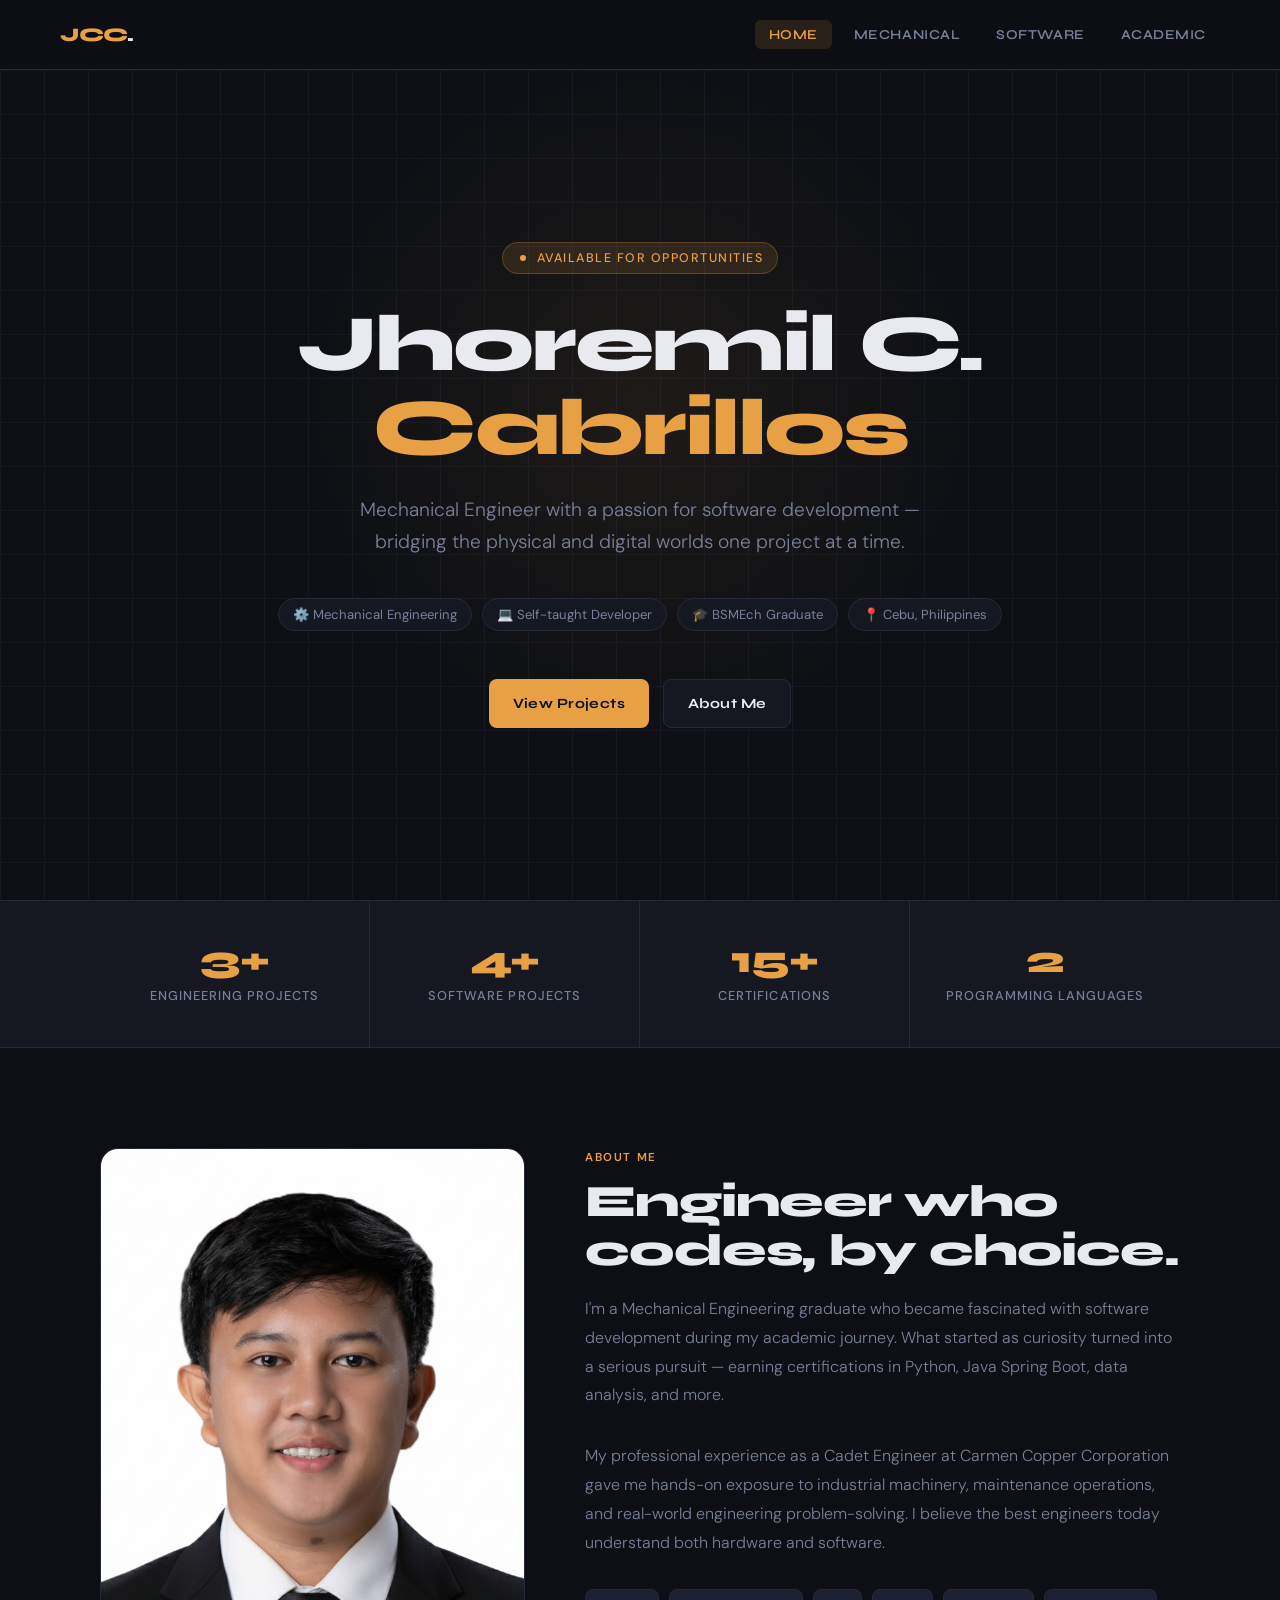
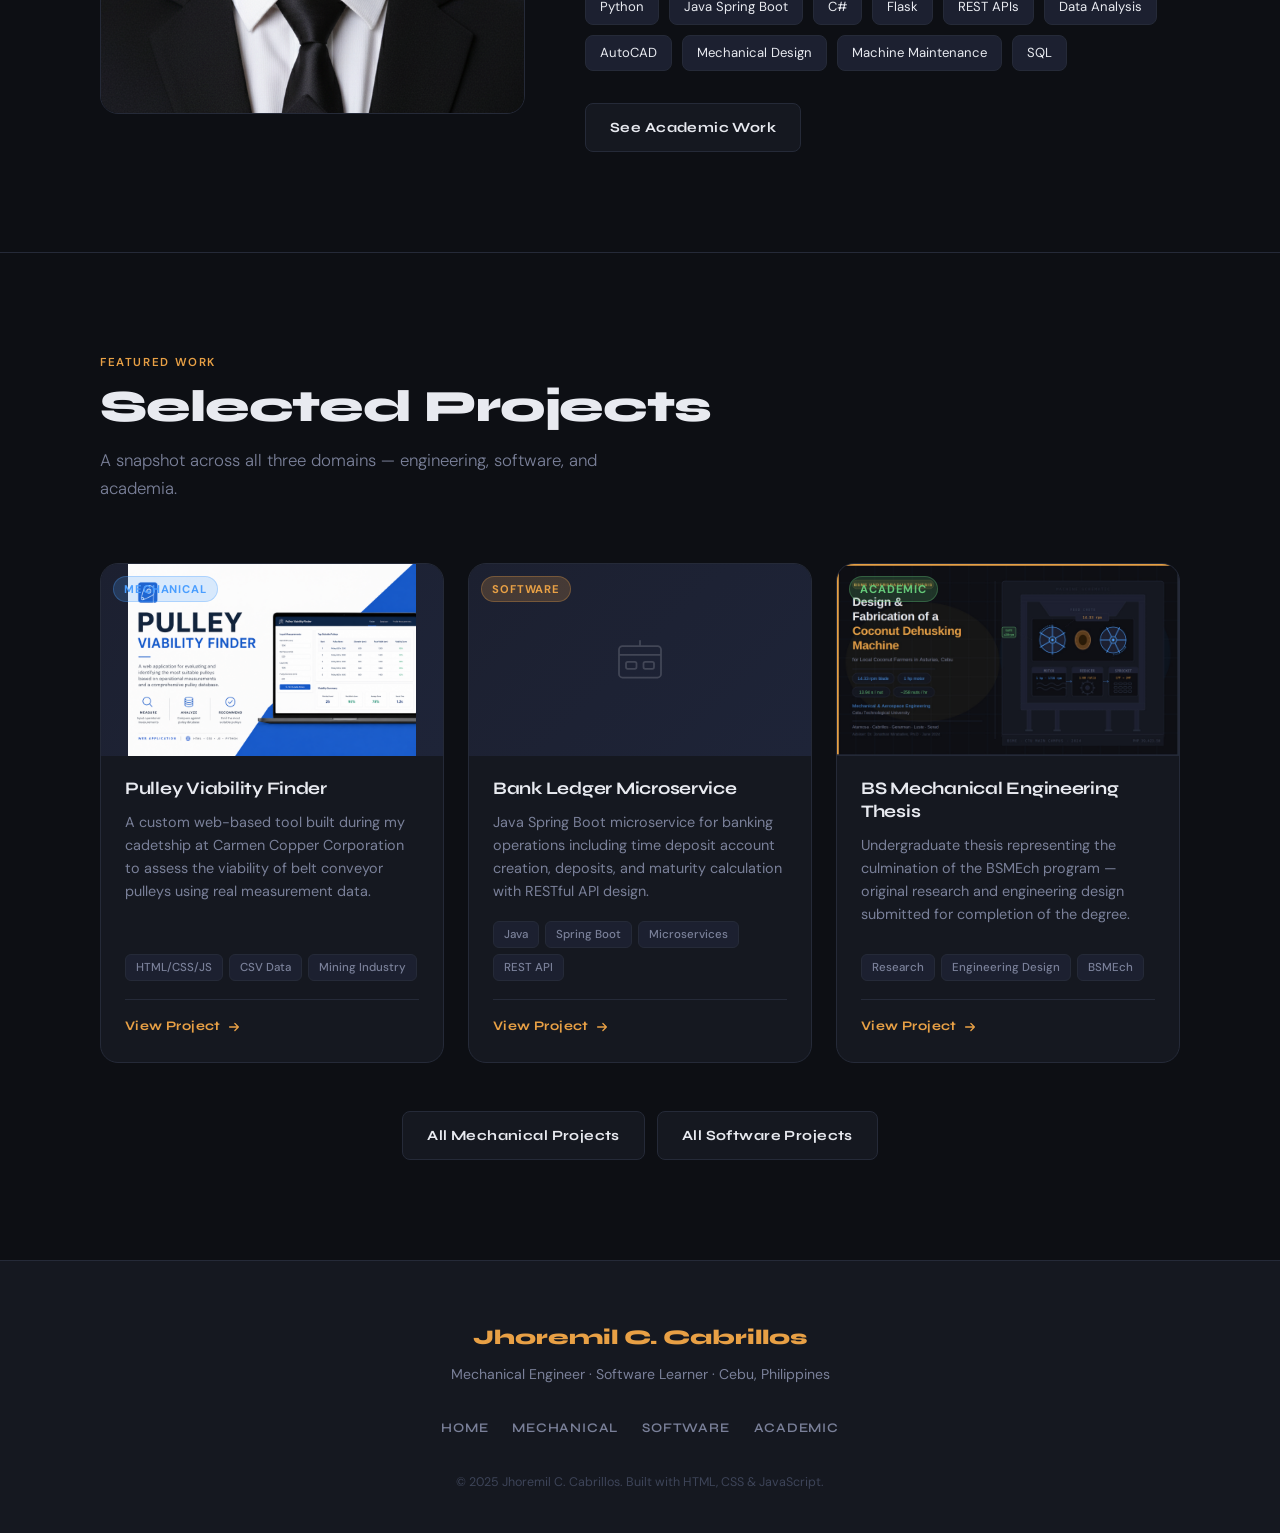
<file: index.html>
<!DOCTYPE html>
<html lang="en">
<head>
  <meta charset="UTF-8" />
  <meta name="viewport" content="width=device-width, initial-scale=1.0" />
  <title>Jhoremil Cabrillos — Portfolio</title>
  <meta name="description" content="Portfolio of Jhoremil C. Cabrillos — Mechanical Engineer, Software Learner, and Academic Achiever." />
  <link rel="stylesheet" href="css/styles.css" />
</head>
<body class="page">

  <!-- ── Navigation ─────────────────────────────────────── -->
  <nav class="nav" aria-label="Main navigation">
    <a href="index.html" class="nav-logo">JCC<span>.</span></a>
    <ul class="nav-links" role="list">
      <li><a href="index.html">Home</a></li>
      <li><a href="mechanical.html">Mechanical</a></li>
      <li><a href="software.html">Software</a></li>
      <li><a href="academic.html">Academic</a></li>
    </ul>
    <button class="nav-toggle" aria-label="Toggle navigation" aria-expanded="false">
      <span></span><span></span><span></span>
    </button>
  </nav>

  <!-- ── Hero ───────────────────────────────────────────── -->
  <section class="hero">
    <div class="hero-inner">
      <div class="hero-eyebrow">
        <svg viewBox="0 0 16 16" width="12" fill="currentColor"><circle cx="8" cy="8" r="4"/></svg>
        Available for opportunities
      </div>
      <h1 class="hero-title">
        Jhoremil C.<br><span class="accent">Cabrillos</span>
      </h1>
      <p class="hero-sub">
        Mechanical Engineer with a passion for software development —
        bridging the physical and digital worlds one project at a time.
      </p>
      <div class="hero-tags">
        <span class="hero-tag">⚙️ Mechanical Engineering</span>
        <span class="hero-tag">💻 Self-taught Developer</span>
        <span class="hero-tag">🎓 BSMEch Graduate</span>
        <span class="hero-tag">📍 Cebu, Philippines</span>
      </div>
      <div class="hero-cta">
        <a href="mechanical.html" class="btn btn-primary">View Projects</a>
        <a href="#about" class="btn btn-ghost">About Me</a>
      </div>
    </div>
  </section>

  <!-- ── Stats Strip ────────────────────────────────────── -->
  <div class="stats-strip">
    <div class="stats-inner">
      <div class="stat-item">
        <div class="stat-num">3+</div>
        <div class="stat-label">Engineering Projects</div>
      </div>
      <div class="stat-item">
        <div class="stat-num">4+</div>
        <div class="stat-label">Software Projects</div>
      </div>
      <div class="stat-item">
        <div class="stat-num">15+</div>
        <div class="stat-label">Certifications</div>
      </div>
      <div class="stat-item">
        <div class="stat-num">2</div>
        <div class="stat-label">Programming Languages</div>
      </div>
    </div>
  </div>

  <!-- ── About ──────────────────────────────────────────── -->
  <section id="about">
    <div class="section-inner">
      <div class="about-grid reveal">
        <!-- Photo placeholder -->
        <div class="about-photo">
          <img src="assets/images/profile.jpeg" alt="Photo of Jhoremil Cabrillos" class="about-img" />
        </div>
        <!-- Content -->
        <div class="about-content">
          <p class="section-label">About Me</p>
          <h2 class="section-title">Engineer who<br>codes, by choice.</h2>
          <p class="about-text">
            I'm a Mechanical Engineering graduate who became fascinated with software development
            during my academic journey. What started as curiosity turned into a serious pursuit —
            earning certifications in Python, Java Spring Boot, data analysis, and more.
          </p>
          <p class="about-text">
            My professional experience as a Cadet Engineer at Carmen Copper Corporation gave me
            hands-on exposure to industrial machinery, maintenance operations, and real-world
            engineering problem-solving. I believe the best engineers today understand both
            hardware and software.
          </p>
          <div class="skills-list">
            <span class="skill-pill">Python</span>
            <span class="skill-pill">Java Spring Boot</span>
            <span class="skill-pill">C#</span>
            <span class="skill-pill">Flask</span>
            <span class="skill-pill">REST APIs</span>
            <span class="skill-pill">Data Analysis</span>
            <span class="skill-pill">AutoCAD</span>
            <span class="skill-pill">Mechanical Design</span>
            <span class="skill-pill">Machine Maintenance</span>
            <span class="skill-pill">SQL</span>
          </div>
          <div>
            <a href="academic.html" class="btn btn-ghost">See Academic Work</a>
          </div>
        </div>
      </div>
    </div>
  </section>

  <div class="divider"></div>

  <!-- ── Featured Projects ──────────────────────────────── -->
  <section>
    <div class="section-inner">
      <p class="section-label reveal">Featured Work</p>
      <h2 class="section-title reveal">Selected Projects</h2>
      <p class="section-desc reveal">A snapshot across all three domains — engineering, software, and academia.</p>

      <div class="cards-grid">

        <!-- Card 1: Pulley Viability Finder -->
        <article class="project-card" data-category="mechanical">
          <div class="card-img">
            <div class="card-img-placeholder">
              <img src="assets/images/ccc/pulleycover.png" alt="Screenshot of Pulley Viability Finder web application" class="card-img-real" />
            </div>
            <span class="card-badge badge-mech">Mechanical</span>
          </div>
          <div class="card-body">
            <h3 class="card-title">Pulley Viability Finder</h3>
            <p class="card-desc">
              A custom web-based tool built during my cadetship at Carmen Copper Corporation
              to assess the viability of belt conveyor pulleys using real measurement data.
            </p>
            <div class="card-tags">
              <span class="card-tag">HTML/CSS/JS</span>
              <span class="card-tag">CSV Data</span>
              <span class="card-tag">Mining Industry</span>
            </div>
            <div class="card-footer">
              <a href="project-detail.html?id=pulley-viability-finder" class="card-link">
                View Project
                <svg viewBox="0 0 16 16" fill="none" xmlns="http://www.w3.org/2000/svg">
                  <path d="M3 8h10M9 4l4 4-4 4" stroke="currentColor" stroke-width="1.5" stroke-linecap="round" stroke-linejoin="round"/>
                </svg>
              </a>
            </div>
          </div>
        </article>

        <!-- Card 2: Bank Ledger Microservice -->
        <article class="project-card" data-category="software">
          <div class="card-img">
            <div class="card-img-placeholder">
              <svg viewBox="0 0 64 64" fill="none" xmlns="http://www.w3.org/2000/svg">
                <rect x="8" y="16" width="48" height="36" rx="4" stroke="currentColor" stroke-width="2"/>
                <path d="M8 26h48" stroke="currentColor" stroke-width="2"/>
                <rect x="16" y="34" width="12" height="8" rx="2" stroke="currentColor" stroke-width="2"/>
                <rect x="36" y="34" width="12" height="8" rx="2" stroke="currentColor" stroke-width="2"/>
                <path d="M32 10v6" stroke="currentColor" stroke-width="2" stroke-linecap="round"/>
              </svg>
            </div>
            <span class="card-badge badge-soft">Software</span>
          </div>
          <div class="card-body">
            <h3 class="card-title">Bank Ledger Microservice</h3>
            <p class="card-desc">
              Java Spring Boot microservice for banking operations including time deposit account
              creation, deposits, and maturity calculation with RESTful API design.
            </p>
            <div class="card-tags">
              <span class="card-tag">Java</span>
              <span class="card-tag">Spring Boot</span>
              <span class="card-tag">Microservices</span>
              <span class="card-tag">REST API</span>
            </div>
            <div class="card-footer">
              <a href="project-detail.html?id=bank-ledger-microservice" class="card-link">
                View Project
                <svg viewBox="0 0 16 16" fill="none" xmlns="http://www.w3.org/2000/svg">
                  <path d="M3 8h10M9 4l4 4-4 4" stroke="currentColor" stroke-width="1.5" stroke-linecap="round" stroke-linejoin="round"/>
                </svg>
              </a>
            </div>
          </div>
        </article>

        <!-- Card 3: Thesis -->
        <article class="project-card" data-category="academic">
          <div class="card-img">
            <div class="card-img-placeholder">
              <img src="assets/images/thesis/cover.jpg" alt="BS Mechanical Engineering Thesis" class="card-img-real" />
            </div>
            <span class="card-badge badge-acad">Academic</span>
          </div>
          <div class="card-body">
            <h3 class="card-title">BS Mechanical Engineering Thesis</h3>
            <p class="card-desc">
              Undergraduate thesis representing the culmination of the BSMEch program —
              original research and engineering design submitted for completion of the degree.
            </p>
            <div class="card-tags">
              <span class="card-tag">Research</span>
              <span class="card-tag">Engineering Design</span>
              <span class="card-tag">BSMEch</span>
            </div>
            <div class="card-footer">
              <a href="project-detail.html?id=bsmech-thesis" class="card-link">
                View Project
                <svg viewBox="0 0 16 16" fill="none" xmlns="http://www.w3.org/2000/svg">
                  <path d="M3 8h10M9 4l4 4-4 4" stroke="currentColor" stroke-width="1.5" stroke-linecap="round" stroke-linejoin="round"/>
                </svg>
              </a>
            </div>
          </div>
        </article>

      </div>

      <div style="text-align:center; margin-top: 48px;">
        <a href="mechanical.html" class="btn btn-ghost">All Mechanical Projects</a>&nbsp;&nbsp;
        <a href="software.html" class="btn btn-ghost">All Software Projects</a>
      </div>
    </div>
  </section>

  <!-- ── Footer ─────────────────────────────────────────── -->
  <footer>
    <div class="footer-inner">
      <div class="footer-name">Jhoremil C. Cabrillos</div>
      <div class="footer-role">Mechanical Engineer · Software Learner · Cebu, Philippines</div>
      <nav class="footer-links">
        <a href="index.html">Home</a>
        <a href="mechanical.html">Mechanical</a>
        <a href="software.html">Software</a>
        <a href="academic.html">Academic</a>
      </nav>
      <p class="footer-copy">© 2025 Jhoremil C. Cabrillos. Built with HTML, CSS &amp; JavaScript.</p>
    </div>
  </footer>

  <script src="js/script.js"></script>
</body>
</html>
</file>
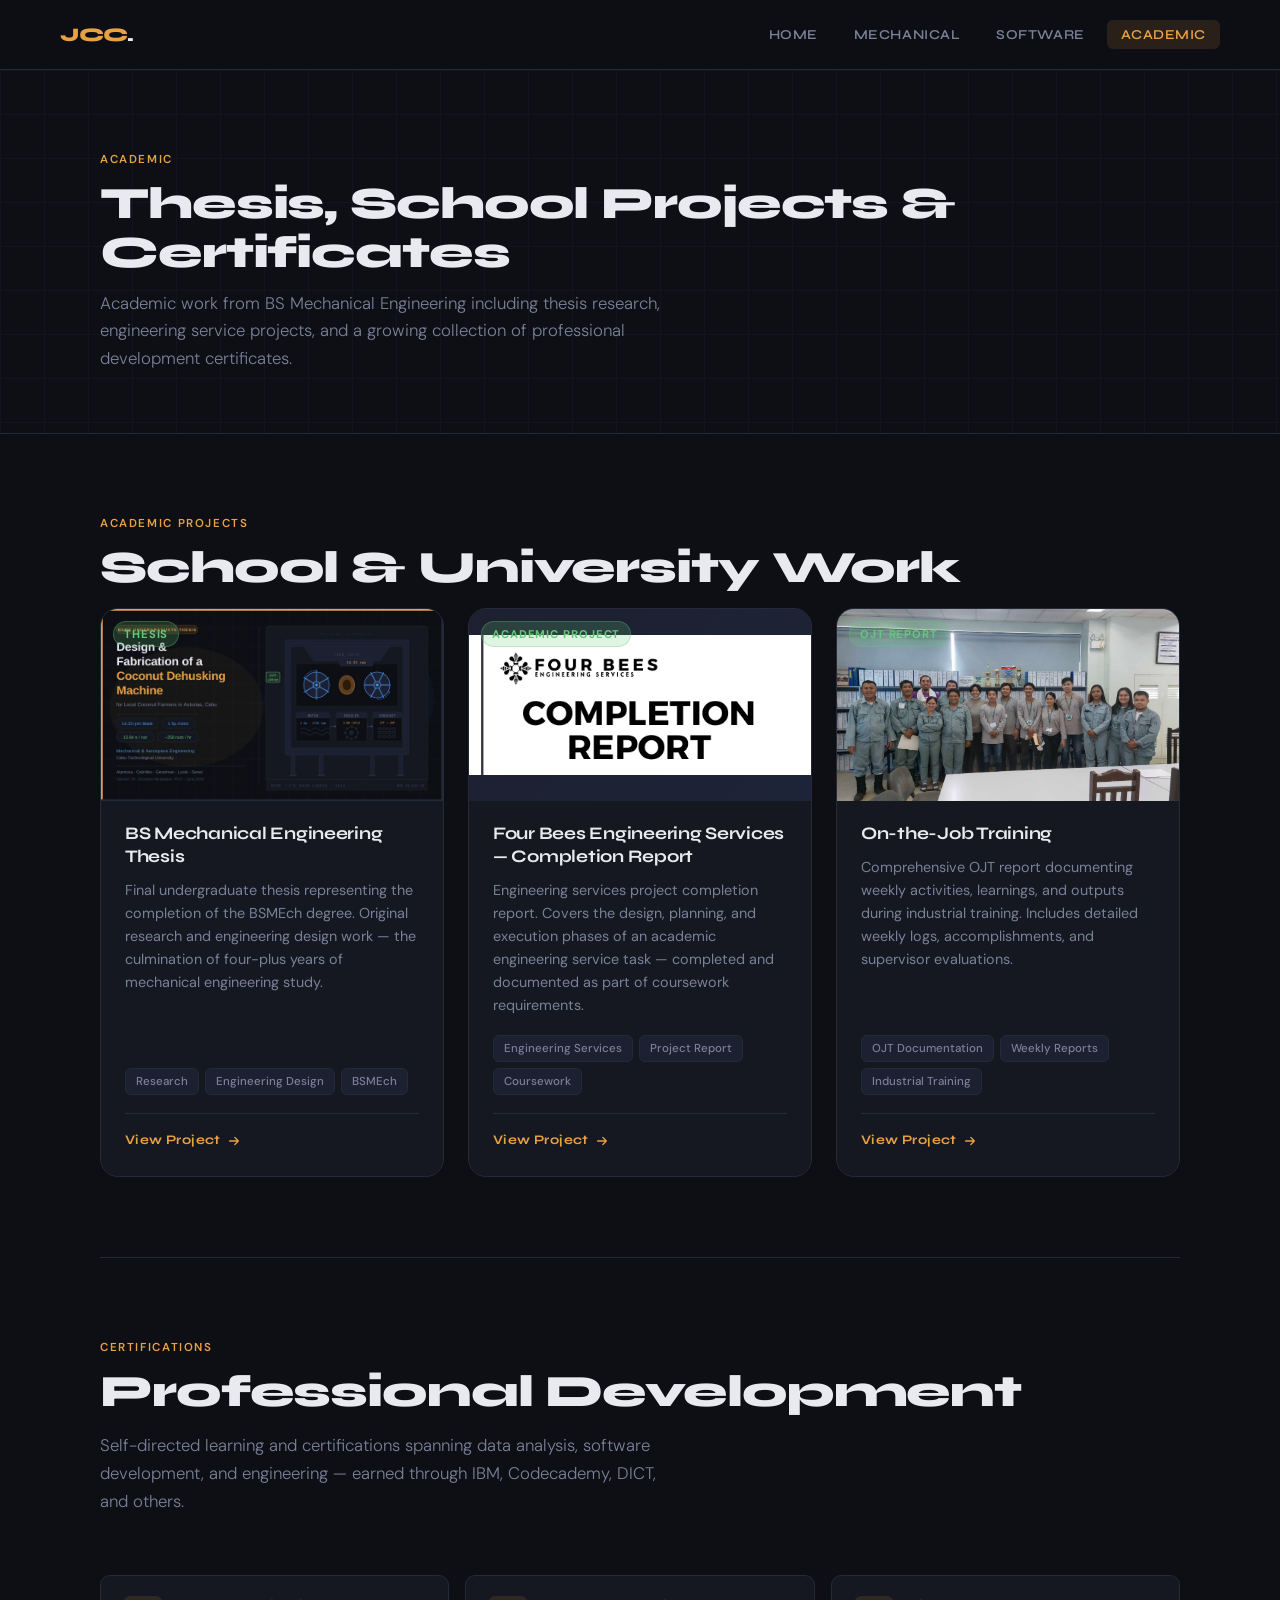
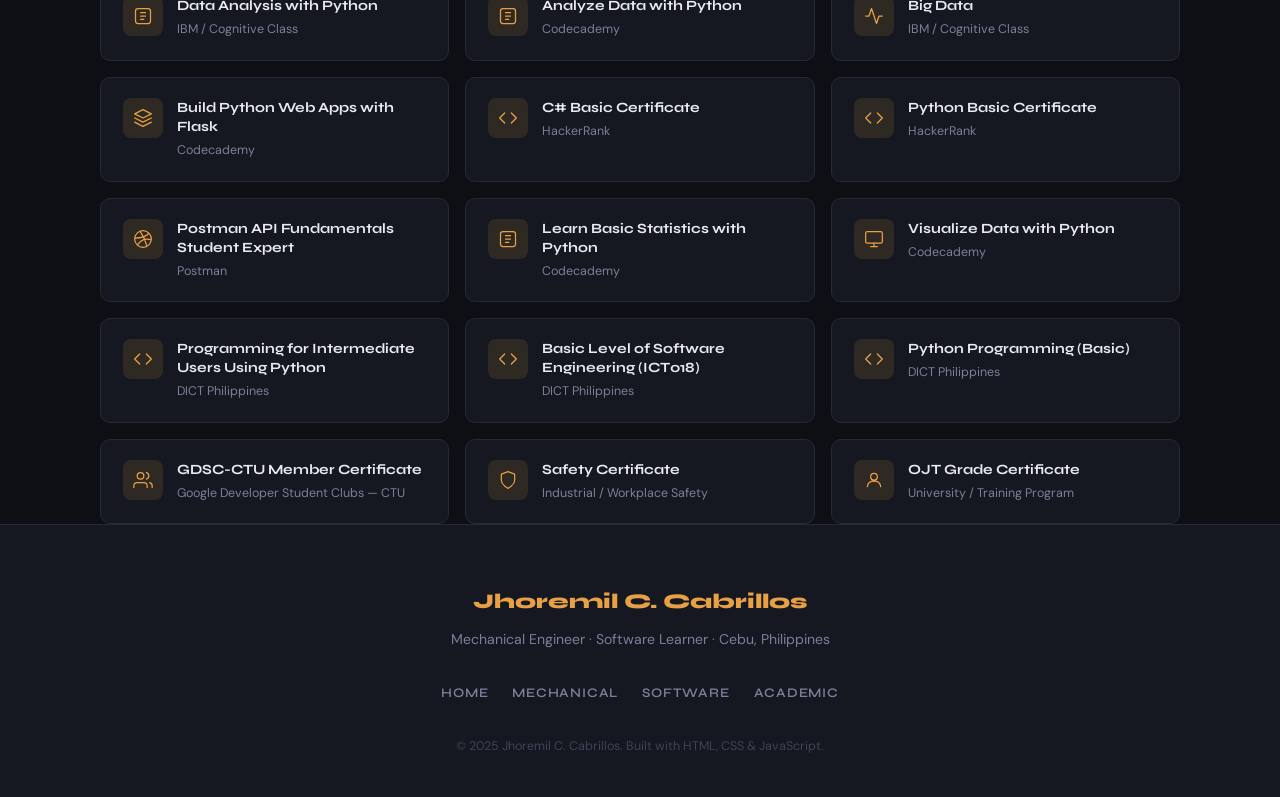
<file: academic.html>
<!DOCTYPE html>
<html lang="en">
<head>
  <meta charset="UTF-8" />
  <meta name="viewport" content="width=device-width, initial-scale=1.0" />
  <title>Academic Projects — Jhoremil Cabrillos</title>
  <meta name="description" content="Academic projects, thesis, and certifications of Jhoremil C. Cabrillos — BSMEch graduate." />
  <link rel="stylesheet" href="css/styles.css" />
</head>
<body class="page">

  <!-- ── Navigation ─────────────────────────────────────── -->
  <nav class="nav" aria-label="Main navigation">
    <a href="index.html" class="nav-logo">JCC<span>.</span></a>
    <ul class="nav-links" role="list">
      <li><a href="index.html">Home</a></li>
      <li><a href="mechanical.html">Mechanical</a></li>
      <li><a href="software.html">Software</a></li>
      <li><a href="academic.html">Academic</a></li>
    </ul>
    <button class="nav-toggle" aria-label="Toggle navigation" aria-expanded="false">
      <span></span><span></span><span></span>
    </button>
  </nav>

  <!-- ── Page Header ────────────────────────────────────── -->
  <header class="page-header">
    <div class="section-inner page-header-inner">
      <p class="section-label">Academic</p>
      <h1 class="section-title">Thesis, School Projects &amp; Certificates</h1>
      <p class="section-desc">
        Academic work from BS Mechanical Engineering including thesis research, engineering
        service projects, and a growing collection of professional development certificates.
      </p>
    </div>
  </header>

  <main>
    <div class="section-inner">

      <!-- ── Academic Projects ── -->
      <p class="section-label reveal">Academic Projects</p>
      <h2 class="section-title reveal">School &amp; University Work</h2>
      <div class="cards-grid" style="margin-bottom: 80px;">

        <!-- Thesis -->
        <article class="project-card" data-category="academic">
          <div class="card-img">
            <div class="card-img-placeholder">
              <img src="assets/images/thesis/cover.jpg" alt="BS Mechanical Engineering Thesis" class="card-img-real" />
            </div>
            <span class="card-badge badge-acad">Thesis</span>
          </div>
          <div class="card-body">
            <h2 class="card-title">BS Mechanical Engineering Thesis</h2>
            <p class="card-desc">
              Final undergraduate thesis representing the completion of the BSMEch degree.
              Original research and engineering design work — the culmination of four-plus
              years of mechanical engineering study.
            </p>
            <div class="card-tags">
              <span class="card-tag">Research</span>
              <span class="card-tag">Engineering Design</span>
              <span class="card-tag">BSMEch</span>
            </div>
            <div class="card-footer">
              <a href="project-detail.html?id=bsmech-thesis" class="card-link">
                View Project
                <svg viewBox="0 0 16 16" fill="none" xmlns="http://www.w3.org/2000/svg">
                  <path d="M3 8h10M9 4l4 4-4 4" stroke="currentColor" stroke-width="1.5" stroke-linecap="round" stroke-linejoin="round"/>
                </svg>
              </a>
            </div>
          </div>
        </article>

        <!-- Four Bees Engineering Services -->
        <article class="project-card" data-category="academic">
          <div class="card-img">
            <div class="card-img-placeholder">
              <img src="assets/images/4bees/1.png" alt="Four Bees Engineering Services Report" />
            </div>
            <span class="card-badge badge-acad">Academic Project</span>
          </div>
          <div class="card-body">
            <h2 class="card-title">Four Bees Engineering Services — Completion Report</h2>
            <p class="card-desc">
              Engineering services project completion report. Covers the design, planning,
              and execution phases of an academic engineering service task — completed and
              documented as part of coursework requirements.
            </p>
            <div class="card-tags">
              <span class="card-tag">Engineering Services</span>
              <span class="card-tag">Project Report</span>
              <span class="card-tag">Coursework</span>
            </div>
            <div class="card-footer">
              <a href="project-detail.html?id=four-bees-engineering" class="card-link">
                View Project
                <svg viewBox="0 0 16 16" fill="none" xmlns="http://www.w3.org/2000/svg">
                  <path d="M3 8h10M9 4l4 4-4 4" stroke="currentColor" stroke-width="1.5" stroke-linecap="round" stroke-linejoin="round"/>
                </svg>
              </a>
            </div>
          </div>
        </article>

        <!-- OJT Report -->
        <article class="project-card" data-category="academic">
          <div class="card-img">
            <div class="card-img-placeholder">
              <img src="assets/images/ojt/3.jpg" alt="On-the-Job Training Report" class="card-img-real" />
            </div>
            <span class="card-badge badge-acad">OJT Report</span>
          </div>
          <div class="card-body">
            <h2 class="card-title">On-the-Job Training</h2>
            <p class="card-desc">
              Comprehensive OJT report documenting weekly activities, learnings, and outputs
              during industrial training. Includes detailed weekly logs, accomplishments,
              and supervisor evaluations.
            </p>
            <div class="card-tags">
              <span class="card-tag">OJT Documentation</span>
              <span class="card-tag">Weekly Reports</span>
              <span class="card-tag">Industrial Training</span>
            </div>
            <div class="card-footer">
              <a href="project-detail.html?id=ojt-report" class="card-link">
                View Project
                <svg viewBox="0 0 16 16" fill="none" xmlns="http://www.w3.org/2000/svg">
                  <path d="M3 8h10M9 4l4 4-4 4" stroke="currentColor" stroke-width="1.5" stroke-linecap="round" stroke-linejoin="round"/>
                </svg>
              </a>
            </div>
          </div>
        </article>

        <!--
          ════════════════════════════════════════
          ADD NEW ACADEMIC PROJECTS BELOW HERE
          ════════════════════════════════════════
        -->

      </div>

      <div class="divider" style="margin-bottom: 80px;"></div>

      <!-- ── Certificates ── -->
      <p class="section-label reveal">Certifications</p>
      <h2 class="section-title reveal">Professional Development</h2>
      <p class="section-desc reveal">
        Self-directed learning and certifications spanning data analysis, software development,
        and engineering — earned through IBM, Codecademy, DICT, and others.
      </p>

      <div class="certs-grid">

        <!-- IBM / Data Analysis -->
        <div class="cert-card reveal">
          <div class="cert-icon">
            <svg viewBox="0 0 24 24" fill="none" xmlns="http://www.w3.org/2000/svg">
              <path d="M9 12h6M9 8h6M9 16h4" stroke="currentColor" stroke-width="1.5" stroke-linecap="round"/>
              <rect x="3" y="3" width="18" height="18" rx="3" stroke="currentColor" stroke-width="1.5"/>
            </svg>
          </div>
          <div class="cert-info">
            <div class="cert-name">Data Analysis with Python</div>
            <div class="cert-issuer">IBM / Cognitive Class</div>
          </div>
        </div>

        <div class="cert-card reveal">
          <div class="cert-icon">
            <svg viewBox="0 0 24 24" fill="none" xmlns="http://www.w3.org/2000/svg">
              <path d="M9 12h6M9 8h6M9 16h4" stroke="currentColor" stroke-width="1.5" stroke-linecap="round"/>
              <rect x="3" y="3" width="18" height="18" rx="3" stroke="currentColor" stroke-width="1.5"/>
            </svg>
          </div>
          <div class="cert-info">
            <div class="cert-name">Analyze Data with Python</div>
            <div class="cert-issuer">Codecademy</div>
          </div>
        </div>

        <div class="cert-card reveal">
          <div class="cert-icon">
            <svg viewBox="0 0 24 24" fill="none" xmlns="http://www.w3.org/2000/svg">
              <polyline points="22,12 18,12 15,21 9,3 6,12 2,12" stroke="currentColor" stroke-width="1.5" stroke-linecap="round" stroke-linejoin="round"/>
            </svg>
          </div>
          <div class="cert-info">
            <div class="cert-name">Big Data</div>
            <div class="cert-issuer">IBM / Cognitive Class</div>
          </div>
        </div>

        <div class="cert-card reveal">
          <div class="cert-icon">
            <svg viewBox="0 0 24 24" fill="none" xmlns="http://www.w3.org/2000/svg">
              <path d="M12 2L2 7l10 5 10-5-10-5zM2 17l10 5 10-5M2 12l10 5 10-5" stroke="currentColor" stroke-width="1.5" stroke-linecap="round" stroke-linejoin="round"/>
            </svg>
          </div>
          <div class="cert-info">
            <div class="cert-name">Build Python Web Apps with Flask</div>
            <div class="cert-issuer">Codecademy</div>
          </div>
        </div>

        <div class="cert-card reveal">
          <div class="cert-icon">
            <svg viewBox="0 0 24 24" fill="none" xmlns="http://www.w3.org/2000/svg">
              <polyline points="16,18 22,12 16,6" stroke="currentColor" stroke-width="1.5" stroke-linecap="round" stroke-linejoin="round"/>
              <polyline points="8,6 2,12 8,18" stroke="currentColor" stroke-width="1.5" stroke-linecap="round" stroke-linejoin="round"/>
            </svg>
          </div>
          <div class="cert-info">
            <div class="cert-name">C# Basic Certificate</div>
            <div class="cert-issuer">HackerRank</div>
          </div>
        </div>

        <div class="cert-card reveal">
          <div class="cert-icon">
            <svg viewBox="0 0 24 24" fill="none" xmlns="http://www.w3.org/2000/svg">
              <polyline points="16,18 22,12 16,6" stroke="currentColor" stroke-width="1.5" stroke-linecap="round" stroke-linejoin="round"/>
              <polyline points="8,6 2,12 8,18" stroke="currentColor" stroke-width="1.5" stroke-linecap="round" stroke-linejoin="round"/>
            </svg>
          </div>
          <div class="cert-info">
            <div class="cert-name">Python Basic Certificate</div>
            <div class="cert-issuer">HackerRank</div>
          </div>
        </div>

        <div class="cert-card reveal">
          <div class="cert-icon">
            <svg viewBox="0 0 24 24" fill="none" xmlns="http://www.w3.org/2000/svg">
              <circle cx="12" cy="12" r="10" stroke="currentColor" stroke-width="1.5"/>
              <path d="M8.56 2.75c4.37 6.03 6.02 9.42 8.03 17.72m2.54-15.38c-3.72 4.35-8.94 5.66-16.88 5.85m19.5 1.9c-3.5-.93-6.63-.82-8.94 0-2.58.92-5.01 2.86-7.44 6.32" stroke="currentColor" stroke-width="1.5"/>
            </svg>
          </div>
          <div class="cert-info">
            <div class="cert-name">Postman API Fundamentals Student Expert</div>
            <div class="cert-issuer">Postman</div>
          </div>
        </div>

        <div class="cert-card reveal">
          <div class="cert-icon">
            <svg viewBox="0 0 24 24" fill="none" xmlns="http://www.w3.org/2000/svg">
              <path d="M9 12h6M9 8h6M9 16h4" stroke="currentColor" stroke-width="1.5" stroke-linecap="round"/>
              <rect x="3" y="3" width="18" height="18" rx="3" stroke="currentColor" stroke-width="1.5"/>
            </svg>
          </div>
          <div class="cert-info">
            <div class="cert-name">Learn Basic Statistics with Python</div>
            <div class="cert-issuer">Codecademy</div>
          </div>
        </div>

        <div class="cert-card reveal">
          <div class="cert-icon">
            <svg viewBox="0 0 24 24" fill="none" xmlns="http://www.w3.org/2000/svg">
              <rect x="2" y="3" width="20" height="14" rx="2" stroke="currentColor" stroke-width="1.5"/>
              <path d="M8 21h8M12 17v4" stroke="currentColor" stroke-width="1.5" stroke-linecap="round"/>
            </svg>
          </div>
          <div class="cert-info">
            <div class="cert-name">Visualize Data with Python</div>
            <div class="cert-issuer">Codecademy</div>
          </div>
        </div>

        <div class="cert-card reveal">
          <div class="cert-icon">
            <svg viewBox="0 0 24 24" fill="none" xmlns="http://www.w3.org/2000/svg">
              <polyline points="16,18 22,12 16,6" stroke="currentColor" stroke-width="1.5" stroke-linecap="round" stroke-linejoin="round"/>
              <polyline points="8,6 2,12 8,18" stroke="currentColor" stroke-width="1.5" stroke-linecap="round" stroke-linejoin="round"/>
            </svg>
          </div>
          <div class="cert-info">
            <div class="cert-name">Programming for Intermediate Users Using Python</div>
            <div class="cert-issuer">DICT Philippines</div>
          </div>
        </div>

        <div class="cert-card reveal">
          <div class="cert-icon">
            <svg viewBox="0 0 24 24" fill="none" xmlns="http://www.w3.org/2000/svg">
              <polyline points="16,18 22,12 16,6" stroke="currentColor" stroke-width="1.5" stroke-linecap="round" stroke-linejoin="round"/>
              <polyline points="8,6 2,12 8,18" stroke="currentColor" stroke-width="1.5" stroke-linecap="round" stroke-linejoin="round"/>
            </svg>
          </div>
          <div class="cert-info">
            <div class="cert-name">Basic Level of Software Engineering (ICT018)</div>
            <div class="cert-issuer">DICT Philippines</div>
          </div>
        </div>

        <div class="cert-card reveal">
          <div class="cert-icon">
            <svg viewBox="0 0 24 24" fill="none" xmlns="http://www.w3.org/2000/svg">
              <polyline points="16,18 22,12 16,6" stroke="currentColor" stroke-width="1.5" stroke-linecap="round" stroke-linejoin="round"/>
              <polyline points="8,6 2,12 8,18" stroke="currentColor" stroke-width="1.5" stroke-linecap="round" stroke-linejoin="round"/>
            </svg>
          </div>
          <div class="cert-info">
            <div class="cert-name">Python Programming (Basic)</div>
            <div class="cert-issuer">DICT Philippines</div>
          </div>
        </div>

        <div class="cert-card reveal">
          <div class="cert-icon">
            <svg viewBox="0 0 24 24" fill="none" xmlns="http://www.w3.org/2000/svg">
              <path d="M17 21v-2a4 4 0 0 0-4-4H5a4 4 0 0 0-4 4v2" stroke="currentColor" stroke-width="1.5" stroke-linecap="round"/>
              <circle cx="9" cy="7" r="4" stroke="currentColor" stroke-width="1.5"/>
              <path d="M23 21v-2a4 4 0 0 0-3-3.87M16 3.13a4 4 0 0 1 0 7.75" stroke="currentColor" stroke-width="1.5" stroke-linecap="round"/>
            </svg>
          </div>
          <div class="cert-info">
            <div class="cert-name">GDSC-CTU Member Certificate</div>
            <div class="cert-issuer">Google Developer Student Clubs — CTU</div>
          </div>
        </div>

        <div class="cert-card reveal">
          <div class="cert-icon">
            <svg viewBox="0 0 24 24" fill="none" xmlns="http://www.w3.org/2000/svg">
              <path d="M12 22s8-4 8-10V5l-8-3-8 3v7c0 6 8 10 8 10z" stroke="currentColor" stroke-width="1.5" stroke-linecap="round" stroke-linejoin="round"/>
            </svg>
          </div>
          <div class="cert-info">
            <div class="cert-name">Safety Certificate</div>
            <div class="cert-issuer">Industrial / Workplace Safety</div>
          </div>
        </div>

        <div class="cert-card reveal">
          <div class="cert-icon">
            <svg viewBox="0 0 24 24" fill="none" xmlns="http://www.w3.org/2000/svg">
              <circle cx="12" cy="8" r="4" stroke="currentColor" stroke-width="1.5"/>
              <path d="M4 20c0-4 3.6-7 8-7s8 3 8 7" stroke="currentColor" stroke-width="1.5" stroke-linecap="round"/>
              <path d="M9 11l3 3 3-3" stroke="currentColor" stroke-width="1.5" stroke-linecap="round" stroke-linejoin="round"/>
            </svg>
          </div>
          <div class="cert-info">
            <div class="cert-name">OJT Grade Certificate</div>
            <div class="cert-issuer">University / Training Program</div>
          </div>
        </div>

        <!--
          ════════════════════════════════════════
          ADD NEW CERTIFICATES BELOW HERE
          Copy a cert-card block, update name & issuer.
          ════════════════════════════════════════
        -->

      </div>
    </div>
  </main>

  <!-- ── Footer ─────────────────────────────────────────── -->
  <footer>
    <div class="footer-inner">
      <div class="footer-name">Jhoremil C. Cabrillos</div>
      <div class="footer-role">Mechanical Engineer · Software Learner · Cebu, Philippines</div>
      <nav class="footer-links">
        <a href="index.html">Home</a>
        <a href="mechanical.html">Mechanical</a>
        <a href="software.html">Software</a>
        <a href="academic.html">Academic</a>
      </nav>
      <p class="footer-copy">© 2025 Jhoremil C. Cabrillos. Built with HTML, CSS &amp; JavaScript.</p>
    </div>
  </footer>

  <script src="js/script.js"></script>
</body>
</html>
</file>
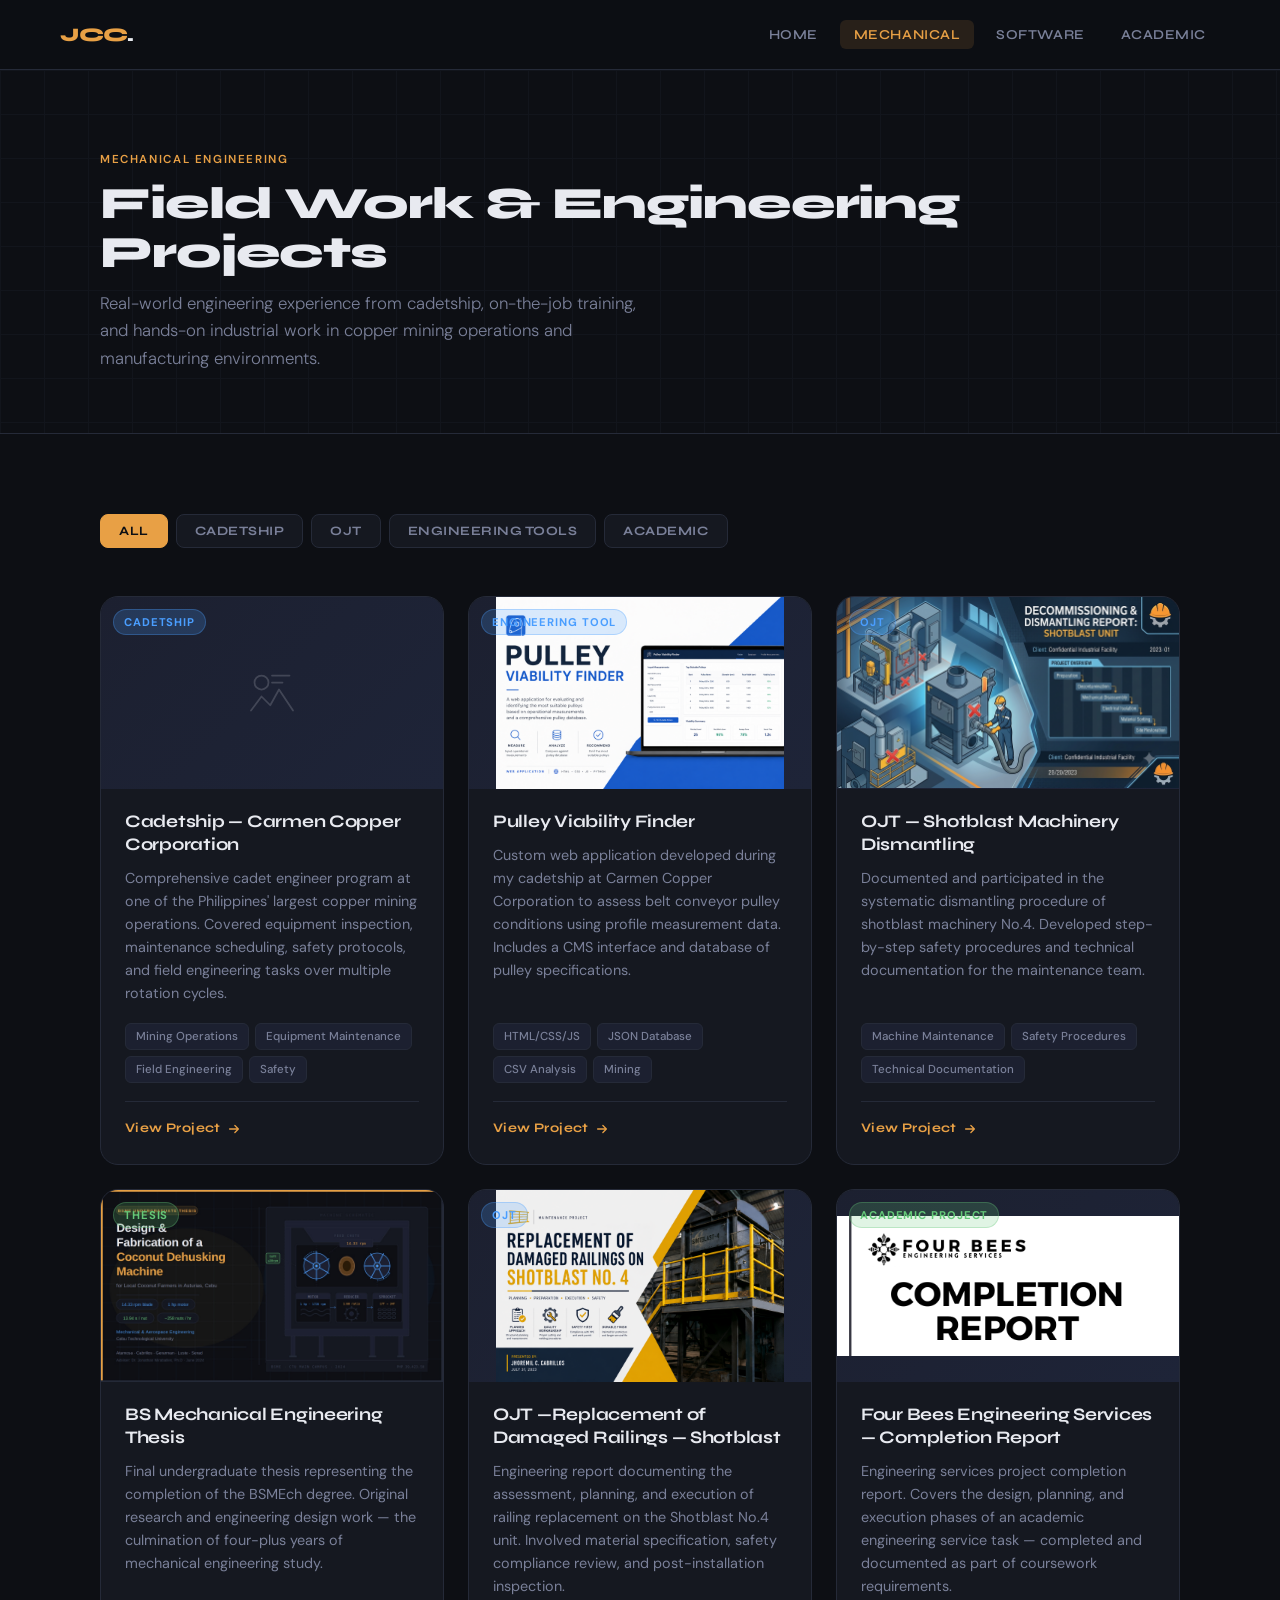
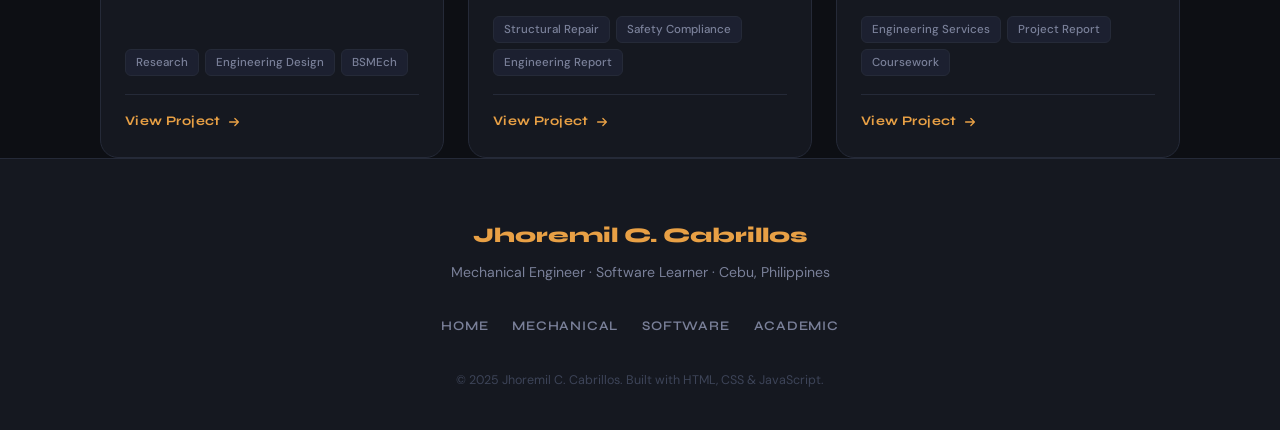
<file: mechanical.html>
<!DOCTYPE html>
<html lang="en">
<head>
  <meta charset="UTF-8" />
  <meta name="viewport" content="width=device-width, initial-scale=1.0" />
  <title>Mechanical Projects — Jhoremil Cabrillos</title>
  <meta name="description" content="Mechanical Engineering projects by Jhoremil C. Cabrillos — cadetship work, OJT, and field engineering." />
  <link rel="stylesheet" href="css/styles.css" />
</head>
<body class="page">

  <!-- ── Navigation ─────────────────────────────────────── -->
  <nav class="nav" aria-label="Main navigation">
    <a href="index.html" class="nav-logo">JCC<span>.</span></a>
    <ul class="nav-links" role="list">
      <li><a href="index.html">Home</a></li>
      <li><a href="mechanical.html">Mechanical</a></li>
      <li><a href="software.html">Software</a></li>
      <li><a href="academic.html">Academic</a></li>
    </ul>
    <button class="nav-toggle" aria-label="Toggle navigation" aria-expanded="false">
      <span></span><span></span><span></span>
    </button>
  </nav>

  <!-- ── Page Header ────────────────────────────────────── -->
  <header class="page-header">
    <div class="section-inner page-header-inner">
      <p class="section-label">Mechanical Engineering</p>
      <h1 class="section-title">Field Work &amp; Engineering Projects</h1>
      <p class="section-desc">
        Real-world engineering experience from cadetship, on-the-job training, and hands-on
        industrial work in copper mining operations and manufacturing environments.
      </p>
    </div>
  </header>

  <!-- ── Projects ───────────────────────────────────────── -->
  <main>
    <div class="section-inner">

      <!-- Filter bar -->
      <div class="filter-bar" role="group" aria-label="Filter projects">
        <button class="filter-btn active" data-filter="all">All</button>
        <button class="filter-btn" data-filter="cadetship">Cadetship</button>
        <button class="filter-btn" data-filter="ojt">OJT</button>
        <button class="filter-btn" data-filter="tools">Engineering Tools</button>
        <button class="filter-btn" data-filter="academic">Academic</button>
      </div>

      <div class="cards-grid">

        <!-- ── Project 4: Carmen Copper Cadetship ── -->
        <article class="project-card" data-category="cadetship">
          <div class="card-img">
            <div class="card-img-placeholder">
              <svg viewBox="0 0 64 64" fill="none" xmlns="http://www.w3.org/2000/svg">
                <path d="M8 52L20 36l10 10L40 28l16 24" stroke="currentColor" stroke-width="2" stroke-linecap="round" stroke-linejoin="round"/>
                <circle cx="20" cy="20" r="8" stroke="currentColor" stroke-width="2"/>
                <path d="M32 12h20M32 20h12" stroke="currentColor" stroke-width="2" stroke-linecap="round"/>
              </svg>
            </div>
            <span class="card-badge badge-mech">Cadetship</span>
          </div>
          <div class="card-body">
            <h2 class="card-title">Cadetship — Carmen Copper Corporation</h2>
            <p class="card-desc">
              Comprehensive cadet engineer program at one of the Philippines' largest copper
              mining operations. Covered equipment inspection, maintenance scheduling, safety
              protocols, and field engineering tasks over multiple rotation cycles.
            </p>
            <div class="card-tags">
              <span class="card-tag">Mining Operations</span>
              <span class="card-tag">Equipment Maintenance</span>
              <span class="card-tag">Field Engineering</span>
              <span class="card-tag">Safety</span>
            </div>
            <div class="card-footer">
              <a href="project-detail.html?id=carmen-copper-cadetship" class="card-link">
                View Project
                <svg viewBox="0 0 16 16" fill="none" xmlns="http://www.w3.org/2000/svg">
                  <path d="M3 8h10M9 4l4 4-4 4" stroke="currentColor" stroke-width="1.5" stroke-linecap="round" stroke-linejoin="round"/>
                </svg>
              </a>
            </div>
          </div>
        </article>
        <!-- ── Project 1: Pulley Viability Finder ── -->
        <article class="project-card" data-category="tools">
          <div class="card-img">
            <div class="card-img-placeholder">
              <img src="assets/images/ccc/pulleycover.png" alt="Screenshot of Pulley Viability Finder web application" class="card-img-real" />
            </div>
            <span class="card-badge badge-mech">Engineering Tool</span>
          </div>
          <div class="card-body">
            <h2 class="card-title">Pulley Viability Finder</h2>
            <p class="card-desc">
              Custom web application developed during my cadetship at Carmen Copper Corporation
              to assess belt conveyor pulley conditions using profile measurement data. Includes
              a CMS interface and database of pulley specifications.
            </p>
            <div class="card-tags">
              <span class="card-tag">HTML/CSS/JS</span>
              <span class="card-tag">JSON Database</span>
              <span class="card-tag">CSV Analysis</span>
              <span class="card-tag">Mining</span>
            </div>
            <div class="card-footer">
              <a href="project-detail.html?id=pulley-viability-finder" class="card-link">
                View Project
                <svg viewBox="0 0 16 16" fill="none" xmlns="http://www.w3.org/2000/svg">
                  <path d="M3 8h10M9 4l4 4-4 4" stroke="currentColor" stroke-width="1.5" stroke-linecap="round" stroke-linejoin="round"/>
                </svg>
              </a>
            </div>
          </div>
        </article>

        <!-- ── Project 2: Shotblast Machinery Dismantling ── -->
        <article class="project-card" data-category="ojt">
          <div class="card-img">
            <div class="card-img-placeholder">
              <img src="assets/images/shotblast/cover.png" alt="Photo of Shotblast Machinery No.4" class="card-img-real" />
            </div>
            <span class="card-badge badge-mech">OJT</span>
          </div>
          <div class="card-body">
            <h2 class="card-title">OJT — Shotblast Machinery Dismantling</h2>
            <p class="card-desc">
              Documented and participated in the systematic dismantling procedure of shotblast
              machinery No.4. Developed step-by-step safety procedures and technical documentation
              for the maintenance team.
            </p>
            <div class="card-tags">
              <span class="card-tag">Machine Maintenance</span>
              <span class="card-tag">Safety Procedures</span>
              <span class="card-tag">Technical Documentation</span>
            </div>
            <div class="card-footer">
              <a href="project-detail.html?id=shotblast-dismantling" class="card-link">
                View Project
                <svg viewBox="0 0 16 16" fill="none" xmlns="http://www.w3.org/2000/svg">
                  <path d="M3 8h10M9 4l4 4-4 4" stroke="currentColor" stroke-width="1.5" stroke-linecap="round" stroke-linejoin="round"/>
                </svg>
              </a>
            </div>
          </div>
        </article>
        <!--Project 5-->
        <article class="project-card" data-category="academic">
          <div class="card-img">
            <div class="card-img-placeholder">
              <img src="assets/images/thesis/cover.jpg" alt="BS Mechanical Engineering Thesis" class="card-img-real" />
            </div>
            <span class="card-badge badge-acad">Thesis</span>
          </div>
          <div class="card-body">
            <h2 class="card-title">BS Mechanical Engineering Thesis</h2>
            <p class="card-desc">
              Final undergraduate thesis representing the completion of the BSMEch degree.
              Original research and engineering design work — the culmination of four-plus
              years of mechanical engineering study.
            </p>
            <div class="card-tags">
              <span class="card-tag">Research</span>
              <span class="card-tag">Engineering Design</span>
              <span class="card-tag">BSMEch</span>
            </div>
            <div class="card-footer">
              <a href="project-detail.html?id=bsmech-thesis" class="card-link">
                View Project
                <svg viewBox="0 0 16 16" fill="none" xmlns="http://www.w3.org/2000/svg">
                  <path d="M3 8h10M9 4l4 4-4 4" stroke="currentColor" stroke-width="1.5" stroke-linecap="round" stroke-linejoin="round"/>
                </svg>
              </a>
            </div>
          </div>
        </article>

        <!-- ── Project 3: Railing Replacement ── -->
        <article class="project-card" data-category="ojt">
          <div class="card-img">
            <div class="card-img-placeholder">
              <img src="assets/images/shotblast/railingscover.png" alt="Photo of damaged railings on Shotblast No.4" class="card-img-real" />
            </div>
            <span class="card-badge badge-mech">OJT</span>
          </div>
          <div class="card-body">
            <h2 class="card-title">OJT —Replacement of Damaged Railings — Shotblast </h2>
            <p class="card-desc">
              Engineering report documenting the assessment, planning, and execution of railing
              replacement on the Shotblast No.4 unit. Involved material specification, safety
              compliance review, and post-installation inspection.
            </p>
            <div class="card-tags">
              <span class="card-tag">Structural Repair</span>
              <span class="card-tag">Safety Compliance</span>
              <span class="card-tag">Engineering Report</span>
            </div>
            <div class="card-footer">
              <a href="project-detail.html?id=railing-replacement" class="card-link">
                View Project
                <svg viewBox="0 0 16 16" fill="none" xmlns="http://www.w3.org/2000/svg">
                  <path d="M3 8h10M9 4l4 4-4 4" stroke="currentColor" stroke-width="1.5" stroke-linecap="round" stroke-linejoin="round"/>
                </svg>
              </a>
            </div>
          </div>
        </article>

        

        <!--
          ════════════════════════════════════════
          ADD NEW MECHANICAL PROJECTS BELOW HERE
          Copy the <article> block above, change
          the data-category, id, title, desc, tags.
          ════════════════════════════════════════
        -->
        

        <!-- Project 6 -->
         <article class="project-card" data-category="academic">
          <div class="card-img">
            <div class="card-img-placeholder">
              <img src="assets/images/4bees/1.png" alt="Four Bees Engineering Services Report" />
            </div>
            <span class="card-badge badge-acad">Academic Project</span>
          </div>
          <div class="card-body">
            <h2 class="card-title">Four Bees Engineering Services — Completion Report</h2>
            <p class="card-desc">
              Engineering services project completion report. Covers the design, planning,
              and execution phases of an academic engineering service task — completed and
              documented as part of coursework requirements.
            </p>
            <div class="card-tags">
              <span class="card-tag">Engineering Services</span>
              <span class="card-tag">Project Report</span>
              <span class="card-tag">Coursework</span>
            </div>
            <div class="card-footer">
              <a href="project-detail.html?id=four-bees-engineering" class="card-link">
                View Project
                <svg viewBox="0 0 16 16" fill="none" xmlns="http://www.w3.org/2000/svg">
                  <path d="M3 8h10M9 4l4 4-4 4" stroke="currentColor" stroke-width="1.5" stroke-linecap="round" stroke-linejoin="round"/>
                </svg>
              </a>
            </div>
          </div>
        </article>

      </div>
    </div>
  </main>

  <!-- ── Footer ─────────────────────────────────────────── -->
  <footer>
    <div class="footer-inner">
      <div class="footer-name">Jhoremil C. Cabrillos</div>
      <div class="footer-role">Mechanical Engineer · Software Learner · Cebu, Philippines</div>
      <nav class="footer-links">
        <a href="index.html">Home</a>
        <a href="mechanical.html">Mechanical</a>
        <a href="software.html">Software</a>
        <a href="academic.html">Academic</a>
      </nav>
      <p class="footer-copy">© 2025 Jhoremil C. Cabrillos. Built with HTML, CSS &amp; JavaScript.</p>
    </div>
  </footer>

  <script src="js/script.js"></script>
</body>
</html>
</file>
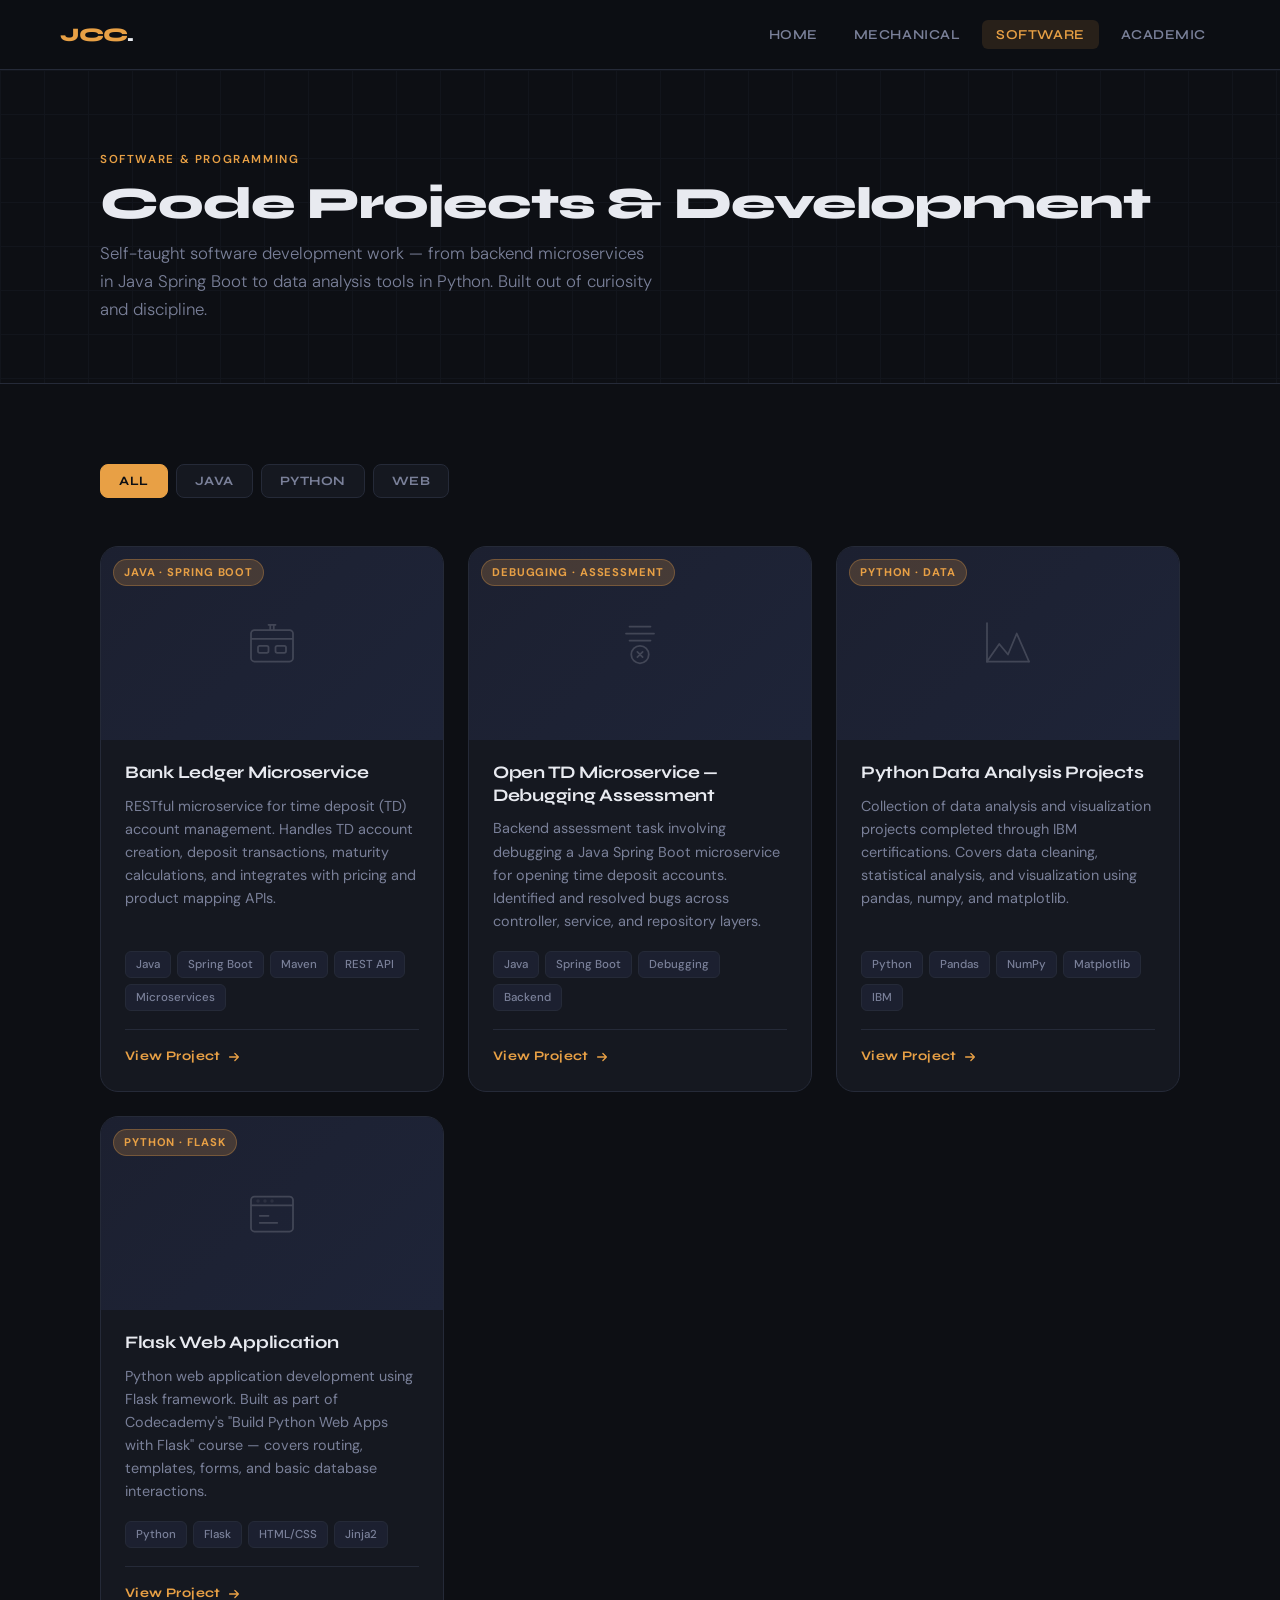
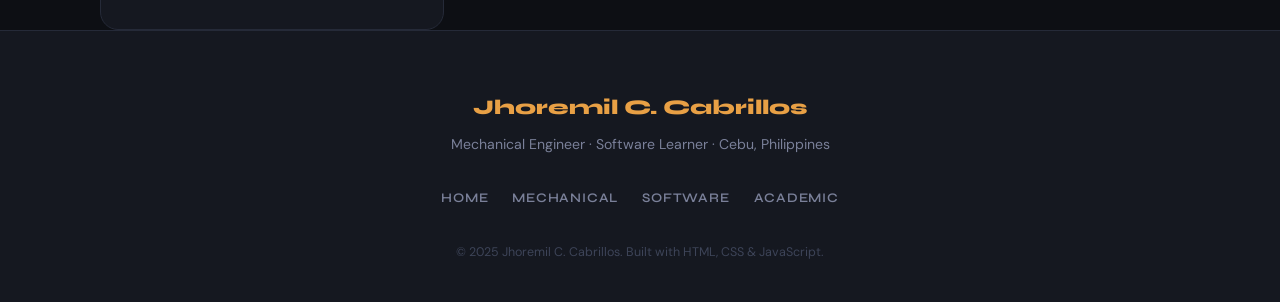
<file: software.html>
<!DOCTYPE html>
<html lang="en">
<head>
  <meta charset="UTF-8" />
  <meta name="viewport" content="width=device-width, initial-scale=1.0" />
  <title>Software Projects — Jhoremil Cabrillos</title>
  <meta name="description" content="Software and programming projects by Jhoremil C. Cabrillos — Java, Python, Flask, REST APIs, and more." />
  <link rel="stylesheet" href="css/styles.css" />
</head>
<body class="page">

  <!-- ── Navigation ─────────────────────────────────────── -->
  <nav class="nav" aria-label="Main navigation">
    <a href="index.html" class="nav-logo">JCC<span>.</span></a>
    <ul class="nav-links" role="list">
      <li><a href="index.html">Home</a></li>
      <li><a href="mechanical.html">Mechanical</a></li>
      <li><a href="software.html">Software</a></li>
      <li><a href="academic.html">Academic</a></li>
    </ul>
    <button class="nav-toggle" aria-label="Toggle navigation" aria-expanded="false">
      <span></span><span></span><span></span>
    </button>
  </nav>

  <!-- ── Page Header ────────────────────────────────────── -->
  <header class="page-header">
    <div class="section-inner page-header-inner">
      <p class="section-label">Software &amp; Programming</p>
      <h1 class="section-title">Code Projects &amp; Development</h1>
      <p class="section-desc">
        Self-taught software development work — from backend microservices in Java Spring Boot
        to data analysis tools in Python. Built out of curiosity and discipline.
      </p>
    </div>
  </header>

  <main>
    <div class="section-inner">

      <!-- Filter bar -->
      <div class="filter-bar" role="group" aria-label="Filter projects">
        <button class="filter-btn active" data-filter="all">All</button>
        <button class="filter-btn" data-filter="java">Java</button>
        <button class="filter-btn" data-filter="python">Python</button>
        <button class="filter-btn" data-filter="web">Web</button>
      </div>

      <div class="cards-grid">

        <!-- ── Project 1: Bank Ledger Microservice ── -->
        <article class="project-card" data-category="java">
          <div class="card-img">
            <div class="card-img-placeholder">
              <svg viewBox="0 0 64 64" fill="none" xmlns="http://www.w3.org/2000/svg">
                <rect x="8" y="16" width="48" height="36" rx="4" stroke="currentColor" stroke-width="2"/>
                <path d="M8 26h48" stroke="currentColor" stroke-width="2"/>
                <rect x="16" y="34" width="12" height="8" rx="2" stroke="currentColor" stroke-width="2"/>
                <rect x="36" y="34" width="12" height="8" rx="2" stroke="currentColor" stroke-width="2"/>
                <path d="M28 10h8M30 10v6M34 10v6" stroke="currentColor" stroke-width="2" stroke-linecap="round"/>
              </svg>
            </div>
            <span class="card-badge badge-soft">Java · Spring Boot</span>
          </div>
          <div class="card-body">
            <h2 class="card-title">Bank Ledger Microservice</h2>
            <p class="card-desc">
              RESTful microservice for time deposit (TD) account management. Handles TD account
              creation, deposit transactions, maturity calculations, and integrates with pricing
              and product mapping APIs.
            </p>
            <div class="card-tags">
              <span class="card-tag">Java</span>
              <span class="card-tag">Spring Boot</span>
              <span class="card-tag">Maven</span>
              <span class="card-tag">REST API</span>
              <span class="card-tag">Microservices</span>
            </div>
            <div class="card-footer">
              <a href="project-detail.html?id=bank-ledger-microservice" class="card-link">
                View Project
                <svg viewBox="0 0 16 16" fill="none" xmlns="http://www.w3.org/2000/svg">
                  <path d="M3 8h10M9 4l4 4-4 4" stroke="currentColor" stroke-width="1.5" stroke-linecap="round" stroke-linejoin="round"/>
                </svg>
              </a>
            </div>
          </div>
        </article>

        <!-- ── Project 2: TD Microservice Debugging ── -->
        <article class="project-card" data-category="java">
          <div class="card-img">
            <div class="card-img-placeholder">
              <svg viewBox="0 0 64 64" fill="none" xmlns="http://www.w3.org/2000/svg">
                <path d="M20 12h24M16 20h32M20 28h24" stroke="currentColor" stroke-width="2" stroke-linecap="round"/>
                <circle cx="32" cy="44" r="10" stroke="currentColor" stroke-width="2"/>
                <path d="M29 41l6 6M35 41l-6 6" stroke="currentColor" stroke-width="2" stroke-linecap="round"/>
              </svg>
            </div>
            <span class="card-badge badge-soft">Debugging · Assessment</span>
          </div>
          <div class="card-body">
            <h2 class="card-title">Open TD Microservice — Debugging Assessment</h2>
            <p class="card-desc">
              Backend assessment task involving debugging a Java Spring Boot microservice
              for opening time deposit accounts. Identified and resolved bugs across controller,
              service, and repository layers.
            </p>
            <div class="card-tags">
              <span class="card-tag">Java</span>
              <span class="card-tag">Spring Boot</span>
              <span class="card-tag">Debugging</span>
              <span class="card-tag">Backend</span>
            </div>
            <div class="card-footer">
              <a href="project-detail.html?id=open-td-debugging" class="card-link">
                View Project
                <svg viewBox="0 0 16 16" fill="none" xmlns="http://www.w3.org/2000/svg">
                  <path d="M3 8h10M9 4l4 4-4 4" stroke="currentColor" stroke-width="1.5" stroke-linecap="round" stroke-linejoin="round"/>
                </svg>
              </a>
            </div>
          </div>
        </article>

        <!-- ── Project 3: Python Data Analysis ── -->
        <article class="project-card" data-category="python">
          <div class="card-img">
            <div class="card-img-placeholder">
              <svg viewBox="0 0 64 64" fill="none" xmlns="http://www.w3.org/2000/svg">
                <path d="M8 52L22 32l10 12L42 20l14 32" stroke="currentColor" stroke-width="2" stroke-linecap="round" stroke-linejoin="round"/>
                <path d="M8 52h48" stroke="currentColor" stroke-width="2" stroke-linecap="round"/>
                <path d="M8 8v44" stroke="currentColor" stroke-width="2" stroke-linecap="round"/>
              </svg>
            </div>
            <span class="card-badge badge-soft">Python · Data</span>
          </div>
          <div class="card-body">
            <h2 class="card-title">Python Data Analysis Projects</h2>
            <p class="card-desc">
              Collection of data analysis and visualization projects completed through IBM
              certifications. Covers data cleaning, statistical analysis, and visualization
              using pandas, numpy, and matplotlib.
            </p>
            <div class="card-tags">
              <span class="card-tag">Python</span>
              <span class="card-tag">Pandas</span>
              <span class="card-tag">NumPy</span>
              <span class="card-tag">Matplotlib</span>
              <span class="card-tag">IBM</span>
            </div>
            <div class="card-footer">
              <a href="project-detail.html?id=python-data-analysis" class="card-link">
                View Project
                <svg viewBox="0 0 16 16" fill="none" xmlns="http://www.w3.org/2000/svg">
                  <path d="M3 8h10M9 4l4 4-4 4" stroke="currentColor" stroke-width="1.5" stroke-linecap="round" stroke-linejoin="round"/>
                </svg>
              </a>
            </div>
          </div>
        </article>

        <!-- ── Project 4: Flask Web App ── -->
        <article class="project-card" data-category="python web">
          <div class="card-img">
            <div class="card-img-placeholder">
              <svg viewBox="0 0 64 64" fill="none" xmlns="http://www.w3.org/2000/svg">
                <rect x="8" y="12" width="48" height="40" rx="4" stroke="currentColor" stroke-width="2"/>
                <path d="M8 22h48" stroke="currentColor" stroke-width="2"/>
                <circle cx="16" cy="17" r="2" fill="currentColor" opacity="0.4"/>
                <circle cx="24" cy="17" r="2" fill="currentColor" opacity="0.4"/>
                <circle cx="32" cy="17" r="2" fill="currentColor" opacity="0.4"/>
                <path d="M18 34h10M18 42h20" stroke="currentColor" stroke-width="2" stroke-linecap="round"/>
              </svg>
            </div>
            <span class="card-badge badge-soft">Python · Flask</span>
          </div>
          <div class="card-body">
            <h2 class="card-title">Flask Web Application</h2>
            <p class="card-desc">
              Python web application development using Flask framework. Built as part of
              Codecademy's "Build Python Web Apps with Flask" course — covers routing,
              templates, forms, and basic database interactions.
            </p>
            <div class="card-tags">
              <span class="card-tag">Python</span>
              <span class="card-tag">Flask</span>
              <span class="card-tag">HTML/CSS</span>
              <span class="card-tag">Jinja2</span>
            </div>
            <div class="card-footer">
              <a href="project-detail.html?id=flask-web-app" class="card-link">
                View Project
                <svg viewBox="0 0 16 16" fill="none" xmlns="http://www.w3.org/2000/svg">
                  <path d="M3 8h10M9 4l4 4-4 4" stroke="currentColor" stroke-width="1.5" stroke-linecap="round" stroke-linejoin="round"/>
                </svg>
              </a>
            </div>
          </div>
        </article>

        <!--
          ════════════════════════════════════════
          ADD NEW SOFTWARE PROJECTS BELOW HERE
          Copy the <article> block above, change
          the data-category, id, title, desc, tags.
          ════════════════════════════════════════
        -->

      </div>
    </div>
  </main>

  <!-- ── Footer ─────────────────────────────────────────── -->
  <footer>
    <div class="footer-inner">
      <div class="footer-name">Jhoremil C. Cabrillos</div>
      <div class="footer-role">Mechanical Engineer · Software Learner · Cebu, Philippines</div>
      <nav class="footer-links">
        <a href="index.html">Home</a>
        <a href="mechanical.html">Mechanical</a>
        <a href="software.html">Software</a>
        <a href="academic.html">Academic</a>
      </nav>
      <p class="footer-copy">© 2025 Jhoremil C. Cabrillos. Built with HTML, CSS &amp; JavaScript.</p>
    </div>
  </footer>

  <script src="js/script.js"></script>
</body>
</html>
</file>
<file: css/styles.css>
/* ============================================================
   JHOREMIL C. CABRILLOS — PORTFOLIO
   styles.css | Main stylesheet
   ============================================================ */

/* ── Google Fonts ─────────────────────────────────────────── */
@import url('https://fonts.googleapis.com/css2?family=Syne:wght@400;600;700;800&family=DM+Sans:ital,opsz,wght@0,9..40,300;0,9..40,400;0,9..40,500;1,9..40,300&display=swap');

/* ── Design Tokens ────────────────────────────────────────── */
:root {
  --bg:          #0d0f14;
  --surface:     #151820;
  --surface-2:   #1c2030;
  --border:      #252a38;
  --accent:      #e8a045;
  --accent-dim:  rgba(232, 160, 69, 0.12);
  --accent-2:    #4a9eff;
  --text:        #e8eaf0;
  --text-muted:  #7a8099;
  --text-faint:  #3d4458;

  --font-display: 'Syne', sans-serif;
  --font-body:    'DM Sans', sans-serif;

  --radius:      10px;
  --radius-lg:   18px;
  --shadow:      0 4px 24px rgba(0,0,0,0.45);
  --shadow-hover:0 8px 40px rgba(0,0,0,0.6);

  --nav-h: 70px;
  --max-w: 1200px;
}

/* ── Reset ────────────────────────────────────────────────── */
*, *::before, *::after { box-sizing: border-box; margin: 0; padding: 0; }
html { scroll-behavior: smooth; }
body {
  font-family: var(--font-body);
  background: var(--bg);
  color: var(--text);
  font-size: 16px;
  line-height: 1.65;
  min-height: 100vh;
  -webkit-font-smoothing: antialiased;
}
img { display: block; max-width: 100%; }
a  { color: inherit; text-decoration: none; }
ul { list-style: none; }
button { cursor: pointer; border: none; background: none; font-family: inherit; }

/* ── Navigation ───────────────────────────────────────────── */
.nav {
  position: fixed;
  top: 0; left: 0; right: 0;
  height: var(--nav-h);
  background: rgba(13,15,20,0.88);
  backdrop-filter: blur(14px);
  -webkit-backdrop-filter: blur(14px);
  border-bottom: 1px solid var(--border);
  display: flex;
  align-items: center;
  justify-content: space-between;
  padding: 0 clamp(20px, 5vw, 60px);
  z-index: 1000;
  transition: background 0.3s;
}
.nav-logo {
  font-family: var(--font-display);
  font-weight: 800;
  font-size: 1.2rem;
  letter-spacing: -0.02em;
  color: var(--accent);
}
.nav-logo span { color: var(--text); }
.nav-links {
  display: flex;
  gap: 8px;
  align-items: center;
}
.nav-links a {
  font-family: var(--font-display);
  font-size: 0.85rem;
  font-weight: 600;
  letter-spacing: 0.04em;
  text-transform: uppercase;
  color: var(--text-muted);
  padding: 6px 14px;
  border-radius: 6px;
  transition: color 0.2s, background 0.2s;
}
.nav-links a:hover,
.nav-links a.active { color: var(--accent); background: var(--accent-dim); }

/* hamburger */
.nav-toggle {
  display: none;
  flex-direction: column;
  gap: 5px;
  padding: 6px;
}
.nav-toggle span {
  display: block;
  width: 24px; height: 2px;
  background: var(--text-muted);
  border-radius: 2px;
  transition: transform 0.3s, opacity 0.3s;
}
.nav-toggle.open span:nth-child(1) { transform: translateY(7px) rotate(45deg); }
.nav-toggle.open span:nth-child(2) { opacity: 0; }
.nav-toggle.open span:nth-child(3) { transform: translateY(-7px) rotate(-45deg); }

/* ── Page wrapper ─────────────────────────────────────────── */
.page { padding-top: var(--nav-h); }

/* ── Hero ─────────────────────────────────────────────────── */
.hero {
  min-height: calc(100vh - var(--nav-h));
  display: flex;
  align-items: center;
  justify-content: center;
  text-align: center;
  padding: 60px 24px;
  position: relative;
  overflow: hidden;
}
/* Grid background */
.hero::before {
  content: '';
  position: absolute;
  inset: 0;
  background-image:
    linear-gradient(var(--border) 1px, transparent 1px),
    linear-gradient(90deg, var(--border) 1px, transparent 1px);
  background-size: 44px 44px;
  opacity: 0.35;
  pointer-events: none;
}
/* Radial glow */
.hero::after {
  content: '';
  position: absolute;
  top: 40%;
  left: 50%;
  transform: translate(-50%, -50%);
  width: 700px; height: 700px;
  background: radial-gradient(circle, rgba(232,160,69,0.08) 0%, transparent 70%);
  pointer-events: none;
}
.hero-inner { position: relative; z-index: 1; max-width: 780px; }
.hero-eyebrow {
  display: inline-flex;
  align-items: center;
  gap: 8px;
  font-size: 0.78rem;
  font-weight: 500;
  letter-spacing: 0.12em;
  text-transform: uppercase;
  color: var(--accent);
  background: var(--accent-dim);
  border: 1px solid rgba(232,160,69,0.25);
  padding: 5px 14px;
  border-radius: 100px;
  margin-bottom: 28px;
  animation: fadeUp 0.6s ease both;
}
.hero-title {
  font-family: var(--font-display);
  font-size: clamp(2.6rem, 7vw, 5rem);
  font-weight: 800;
  line-height: 1.05;
  letter-spacing: -0.03em;
  margin-bottom: 24px;
  animation: fadeUp 0.6s 0.1s ease both;
}
.hero-title .accent { color: var(--accent); }
.hero-sub {
  font-size: clamp(1rem, 2vw, 1.2rem);
  color: var(--text-muted);
  font-weight: 300;
  max-width: 560px;
  margin: 0 auto 40px;
  animation: fadeUp 0.6s 0.2s ease both;
}
.hero-tags {
  display: flex;
  flex-wrap: wrap;
  gap: 10px;
  justify-content: center;
  margin-bottom: 48px;
  animation: fadeUp 0.6s 0.3s ease both;
}
.hero-tag {
  background: var(--surface);
  border: 1px solid var(--border);
  color: var(--text-muted);
  font-size: 0.82rem;
  padding: 5px 14px;
  border-radius: 100px;
}
.hero-cta {
  display: flex;
  gap: 14px;
  justify-content: center;
  flex-wrap: wrap;
  animation: fadeUp 0.6s 0.4s ease both;
}

/* ── Buttons ──────────────────────────────────────────────── */
.btn {
  display: inline-flex;
  align-items: center;
  gap: 8px;
  font-family: var(--font-display);
  font-size: 0.88rem;
  font-weight: 700;
  letter-spacing: 0.03em;
  padding: 12px 24px;
  border-radius: 8px;
  transition: transform 0.2s, box-shadow 0.2s, background 0.2s;
}
.btn:hover { transform: translateY(-2px); box-shadow: var(--shadow); }
.btn-primary {
  background: var(--accent);
  color: #0d0f14;
}
.btn-primary:hover { background: #f0ae56; }
.btn-ghost {
  background: var(--surface);
  color: var(--text);
  border: 1px solid var(--border);
}
.btn-ghost:hover { border-color: var(--accent); color: var(--accent); }

/* ── Section ──────────────────────────────────────────────── */
section { padding: 100px 0; }
.section-inner { max-width: var(--max-w); margin: 0 auto; padding: 0 clamp(20px, 5vw, 60px); }
.section-label {
  font-size: 0.72rem;
  font-weight: 600;
  letter-spacing: 0.14em;
  text-transform: uppercase;
  color: var(--accent);
  margin-bottom: 10px;
}
.section-title {
  font-family: var(--font-display);
  font-size: clamp(1.8rem, 4vw, 2.8rem);
  font-weight: 800;
  letter-spacing: -0.025em;
  line-height: 1.1;
  margin-bottom: 16px;
}
.section-desc {
  color: var(--text-muted);
  font-size: 1.05rem;
  max-width: 560px;
  margin-bottom: 60px;
  font-weight: 300;
}

/* ── Page Header (for sub-pages) ──────────────────────────── */
.page-header {
  padding: 80px 0 60px;
  border-bottom: 1px solid var(--border);
  margin-bottom: 80px;
  position: relative;
  overflow: hidden;
}
.page-header::before {
  content: '';
  position: absolute;
  inset: 0;
  background-image:
    linear-gradient(var(--border) 1px, transparent 1px),
    linear-gradient(90deg, var(--border) 1px, transparent 1px);
  background-size: 44px 44px;
  opacity: 0.22;
}
.page-header-inner { position: relative; z-index: 1; }
.page-header .section-title { margin-bottom: 12px; }
.page-header .section-desc { margin-bottom: 0; }

/* ── Cards Grid ───────────────────────────────────────────── */
.cards-grid {
  display: grid;
  grid-template-columns: repeat(auto-fill, minmax(320px, 1fr));
  gap: 24px;
}

/* ── Project Card ─────────────────────────────────────────── */
.project-card {
  background: var(--surface);
  border: 1px solid var(--border);
  border-radius: var(--radius-lg);
  overflow: hidden;
  transition: transform 0.25s, box-shadow 0.25s, border-color 0.25s;
  display: flex;
  flex-direction: column;
}
.project-card:hover {
  transform: translateY(-5px);
  box-shadow: var(--shadow-hover);
  border-color: var(--accent);
}
.card-img {
  aspect-ratio: 16/9;
  background: var(--surface-2);
  overflow: hidden;
  position: relative;
  display: flex;
  align-items: center;
  justify-content: center;
}
.card-img img {
  width: 100%;
  height: 100%;
  object-fit: contain;
  transition: transform 0.4s ease;
}
.project-card:hover .card-img img { transform: scale(1.04); }
/* placeholder when no image */
.card-img-placeholder {
  width: 100%; height: 100%;
  display: flex;
  align-items: center;
  justify-content: center;
  background: linear-gradient(135deg, var(--surface-2) 0%, #1e2438 100%);
}
.card-img-placeholder svg {
  opacity: 0.18;
  width: 56px; height: 56px;
}
.card-badge {
  position: absolute;
  top: 12px; left: 12px;
  font-size: 0.7rem;
  font-weight: 700;
  letter-spacing: 0.08em;
  text-transform: uppercase;
  padding: 3px 10px;
  border-radius: 100px;
}
.badge-mech  { background: rgba(74,158,255,0.2);  color: #4a9eff; border: 1px solid rgba(74,158,255,0.3); }
.badge-soft  { background: rgba(232,160,69,0.2);  color: var(--accent); border: 1px solid rgba(232,160,69,0.3); }
.badge-acad  { background: rgba(100,200,120,0.2); color: #64c878; border: 1px solid rgba(100,200,120,0.3); }
.badge-cert  { background: rgba(180,120,255,0.2); color: #b478ff; border: 1px solid rgba(180,120,255,0.3); }

.card-body {
  padding: 22px 24px 24px;
  flex: 1;
  display: flex;
  flex-direction: column;
}
.card-title {
  font-family: var(--font-display);
  font-size: 1.1rem;
  font-weight: 700;
  letter-spacing: -0.015em;
  margin-bottom: 10px;
  line-height: 1.3;
}
.card-desc {
  font-size: 0.9rem;
  color: var(--text-muted);
  line-height: 1.6;
  flex: 1;
  margin-bottom: 18px;
}
.card-tags {
  display: flex;
  flex-wrap: wrap;
  gap: 6px;
  margin-bottom: 18px;
}
.card-tag {
  font-size: 0.72rem;
  font-weight: 500;
  padding: 3px 10px;
  border-radius: 6px;
  background: var(--surface-2);
  color: var(--text-muted);
  border: 1px solid var(--border);
}
.card-footer {
  display: flex;
  align-items: center;
  justify-content: space-between;
  border-top: 1px solid var(--border);
  padding-top: 16px;
}
.card-link {
  font-family: var(--font-display);
  font-size: 0.82rem;
  font-weight: 700;
  color: var(--accent);
  letter-spacing: 0.03em;
  display: flex;
  align-items: center;
  gap: 6px;
  transition: gap 0.2s;
}
.card-link:hover { gap: 10px; }
.card-link svg { width: 14px; height: 14px; }

/* ── Stats Strip ──────────────────────────────────────────── */
.stats-strip {
  background: var(--surface);
  border-top: 1px solid var(--border);
  border-bottom: 1px solid var(--border);
  padding: 0;
}
.stats-inner {
  max-width: var(--max-w);
  margin: 0 auto;
  padding: 0 clamp(20px, 5vw, 60px);
  display: grid;
  grid-template-columns: repeat(auto-fit, minmax(160px, 1fr));
}
.stat-item {
  padding: 40px 24px;
  text-align: center;
  border-right: 1px solid var(--border);
}
.stat-item:last-child { border-right: none; }
.stat-num {
  font-family: var(--font-display);
  font-size: 2.4rem;
  font-weight: 800;
  color: var(--accent);
  letter-spacing: -0.03em;
  line-height: 1;
  margin-bottom: 6px;
}
.stat-label {
  font-size: 0.8rem;
  color: var(--text-muted);
  text-transform: uppercase;
  letter-spacing: 0.08em;
  font-weight: 500;
}

/* ── About Section ────────────────────────────────────────── */
.about-grid {
  display: grid;
  grid-template-columns: 1fr 1.4fr;
  gap: 60px;
  align-items: start;
}
.about-photo {
  aspect-ratio: 3/4;
  background: var(--surface-2);
  border-radius: var(--radius-lg);
  border: 1px solid var(--border);
  overflow: hidden;
  position: relative;
}
.about-photo img { width: 100%; height: 100%; object-fit: cover; }
.about-photo-placeholder {
  width: 100%; height: 100%;
  display: flex;
  align-items: center;
  justify-content: center;
  flex-direction: column;
  gap: 12px;
  color: var(--text-faint);
}
.about-photo-placeholder svg { width: 64px; opacity: 0.3; }
.about-photo-placeholder p { font-size: 0.8rem; }
.about-content .section-title { margin-bottom: 20px; }
.about-text {
  color: var(--text-muted);
  font-size: 1rem;
  font-weight: 300;
  line-height: 1.8;
  margin-bottom: 32px;
}
.skills-list {
  display: flex;
  flex-wrap: wrap;
  gap: 10px;
  margin-bottom: 32px;
}
.skill-pill {
  background: var(--surface-2);
  border: 1px solid var(--border);
  color: var(--text);
  font-size: 0.82rem;
  padding: 6px 14px;
  border-radius: 8px;
  transition: border-color 0.2s, color 0.2s;
}
.skill-pill:hover { border-color: var(--accent); color: var(--accent); }

/* ── Certificates Section ─────────────────────────────────── */
.certs-grid {
  display: grid;
  grid-template-columns: repeat(auto-fill, minmax(260px, 1fr));
  gap: 16px;
}
.cert-card {
  background: var(--surface);
  border: 1px solid var(--border);
  border-radius: var(--radius);
  padding: 20px 22px;
  display: flex;
  gap: 14px;
  align-items: flex-start;
  transition: transform 0.2s, border-color 0.2s;
}
.cert-card:hover { transform: translateY(-3px); border-color: var(--accent); }
.cert-icon {
  width: 40px; height: 40px;
  background: var(--accent-dim);
  border-radius: 8px;
  display: flex;
  align-items: center;
  justify-content: center;
  flex-shrink: 0;
  color: var(--accent);
}
.cert-icon svg { width: 20px; height: 20px; }
.cert-info { flex: 1; min-width: 0; }
.cert-name {
  font-family: var(--font-display);
  font-size: 0.88rem;
  font-weight: 700;
  line-height: 1.35;
  margin-bottom: 4px;
}
.cert-issuer {
  font-size: 0.78rem;
  color: var(--text-muted);
}

/* ── Project Detail Page ──────────────────────────────────── */
.detail-grid {
  display: grid;
  grid-template-columns: 1fr 340px;
  gap: 48px;
  align-items: start;
}
.detail-main {}
.detail-sidebar {}
.detail-gallery {
  border-radius: var(--radius-lg);
  overflow: hidden;
  background: var(--surface-2);
  border: 1px solid var(--border);
  margin-bottom: 40px;
}
.gallery-main {
  aspect-ratio: 16/9;
  overflow: hidden;
  position: relative;
}
.gallery-main img {
  width: 100%; height: 100%;
  object-fit: contain;
}
.gallery-placeholder {
  width: 100%; height: 100%;
  min-height: 300px;
  display: flex;
  align-items: center;
  justify-content: center;
  flex-direction: column;
  gap: 12px;
  background: linear-gradient(135deg, var(--surface-2) 0%, #1e2438 100%);
  color: var(--text-faint);
}
.gallery-placeholder svg { width: 64px; opacity: 0.25; }
.gallery-placeholder p { font-size: 0.85rem; }
.gallery-thumbs {
  display: flex;
  gap: 8px;
  padding: 12px;
  overflow-x: auto;
  background: var(--surface);
}
.gallery-thumb {
  width: 80px; height: 56px;
  border-radius: 6px;
  overflow: hidden;
  flex-shrink: 0;
  cursor: pointer;
  border: 2px solid transparent;
  transition: border-color 0.2s;
}
.gallery-thumb img { width: 100%; height: 100%; object-fit: cover; }
.gallery-thumb.active { border-color: var(--accent); }
.detail-title {
  font-family: var(--font-display);
  font-size: clamp(1.6rem, 3vw, 2.4rem);
  font-weight: 800;
  letter-spacing: -0.025em;
  margin-bottom: 20px;
}
.detail-section-title {
  font-family: var(--font-display);
  font-size: 1rem;
  font-weight: 700;
  letter-spacing: 0.04em;
  text-transform: uppercase;
  color: var(--text-muted);
  margin: 32px 0 12px;
  padding-bottom: 8px;
  border-bottom: 1px solid var(--border);
}
.detail-body {
  font-size: 0.97rem;
  color: var(--text-muted);
  font-weight: 300;
  line-height: 1.8;
}
.detail-list {
  display: flex;
  flex-direction: column;
  gap: 8px;
  margin-top: 8px;
}
.detail-list li {
  display: flex;
  gap: 10px;
  font-size: 0.93rem;
  color: var(--text-muted);
  font-weight: 300;
  line-height: 1.6;
}
.detail-list li::before {
  content: '▸';
  color: var(--accent);
  flex-shrink: 0;
  margin-top: 2px;
}
.detail-sidebar-card {
  background: var(--surface);
  border: 1px solid var(--border);
  border-radius: var(--radius-lg);
  padding: 24px;
  margin-bottom: 20px;
}
.sidebar-label {
  font-size: 0.72rem;
  font-weight: 700;
  letter-spacing: 0.1em;
  text-transform: uppercase;
  color: var(--text-faint);
  margin-bottom: 16px;
}
.sidebar-meta-item {
  display: flex;
  justify-content: space-between;
  align-items: baseline;
  padding: 8px 0;
  border-bottom: 1px solid var(--border);
  font-size: 0.88rem;
}
.sidebar-meta-item:last-child { border-bottom: none; padding-bottom: 0; }
.sidebar-meta-key { color: var(--text-muted); font-weight: 400; }
.sidebar-meta-val { font-weight: 600; color: var(--text); }
.tech-chips {
  display: flex;
  flex-wrap: wrap;
  gap: 8px;
}
.tech-chip {
  background: var(--surface-2);
  border: 1px solid var(--border);
  color: var(--text-muted);
  font-size: 0.78rem;
  padding: 4px 12px;
  border-radius: 6px;
}

/* ── Back link ────────────────────────────────────────────── */
.back-link {
  display: inline-flex;
  align-items: center;
  gap: 8px;
  font-family: var(--font-display);
  font-size: 0.82rem;
  font-weight: 700;
  text-transform: uppercase;
  letter-spacing: 0.06em;
  color: var(--text-muted);
  margin-bottom: 40px;
  transition: color 0.2s;
}
.back-link:hover { color: var(--accent); }
.back-link svg { width: 16px; }

/* ── Filter Bar ───────────────────────────────────────────── */
.filter-bar {
  display: flex;
  gap: 8px;
  flex-wrap: wrap;
  margin-bottom: 48px;
}
.filter-btn {
  font-family: var(--font-display);
  font-size: 0.8rem;
  font-weight: 700;
  letter-spacing: 0.04em;
  text-transform: uppercase;
  padding: 8px 18px;
  border-radius: 8px;
  border: 1px solid var(--border);
  background: var(--surface);
  color: var(--text-muted);
  transition: all 0.2s;
}
.filter-btn:hover { border-color: var(--accent); color: var(--accent); }
.filter-btn.active {
  background: var(--accent);
  border-color: var(--accent);
  color: #0d0f14;
}

/* ── Footer ───────────────────────────────────────────────── */
footer {
  background: var(--surface);
  border-top: 1px solid var(--border);
  padding: 60px 0 40px;
  text-align: center;
}
.footer-inner {
  max-width: var(--max-w);
  margin: 0 auto;
  padding: 0 clamp(20px, 5vw, 60px);
}
.footer-name {
  font-family: var(--font-display);
  font-size: 1.3rem;
  font-weight: 800;
  color: var(--accent);
  margin-bottom: 8px;
}
.footer-role {
  font-size: 0.88rem;
  color: var(--text-muted);
  margin-bottom: 32px;
}
.footer-links {
  display: flex;
  gap: 24px;
  justify-content: center;
  margin-bottom: 32px;
}
.footer-links a {
  font-size: 0.82rem;
  color: var(--text-muted);
  font-family: var(--font-display);
  font-weight: 600;
  text-transform: uppercase;
  letter-spacing: 0.06em;
  transition: color 0.2s;
}
.footer-links a:hover { color: var(--accent); }
.footer-copy {
  font-size: 0.78rem;
  color: var(--text-faint);
}

/* ── Divider ──────────────────────────────────────────────── */
.divider {
  height: 1px;
  background: var(--border);
  margin: 0;
}

/* ── Animations ───────────────────────────────────────────── */
@keyframes fadeUp {
  from { opacity: 0; transform: translateY(24px); }
  to   { opacity: 1; transform: translateY(0); }
}
.fade-up { animation: fadeUp 0.5s ease both; }

/* Intersection observer reveal */
/* Cards start visible; JS adds .reveal to enable the animation */
.reveal {
  opacity: 0;
  transform: translateY(30px);
  transition: opacity 0.6s ease, transform 0.6s ease;
}
.reveal.visible {
  opacity: 1;
  transform: none;
}
/* Safety net: if JS hasn't run yet (e.g. slow load), show content */
.no-js .reveal,
html:not(.js-loaded) .project-card,
html:not(.js-loaded) .cert-card {
  opacity: 1;
  transform: none;
}

/* ── Responsive ───────────────────────────────────────────── */
@media (max-width: 900px) {
  .about-grid { grid-template-columns: 1fr; }
  .about-photo { max-width: 320px; aspect-ratio: 1; }
  .detail-grid { grid-template-columns: 1fr; }
  .detail-sidebar { order: -1; }
}
@media (max-width: 680px) {
  .nav-links { display: none; flex-direction: column; position: fixed; top: var(--nav-h); left: 0; right: 0; background: var(--surface); border-bottom: 1px solid var(--border); padding: 20px; gap: 4px; }
  .nav-links.open { display: flex; }
  .nav-toggle { display: flex; }
  .stats-inner { grid-template-columns: repeat(2, 1fr); }
  .stat-item:nth-child(2) { border-right: none; }
  .detail-grid { gap: 32px; }
}
@media (max-width: 400px) {
  .cards-grid { grid-template-columns: 1fr; }
}
</file>
